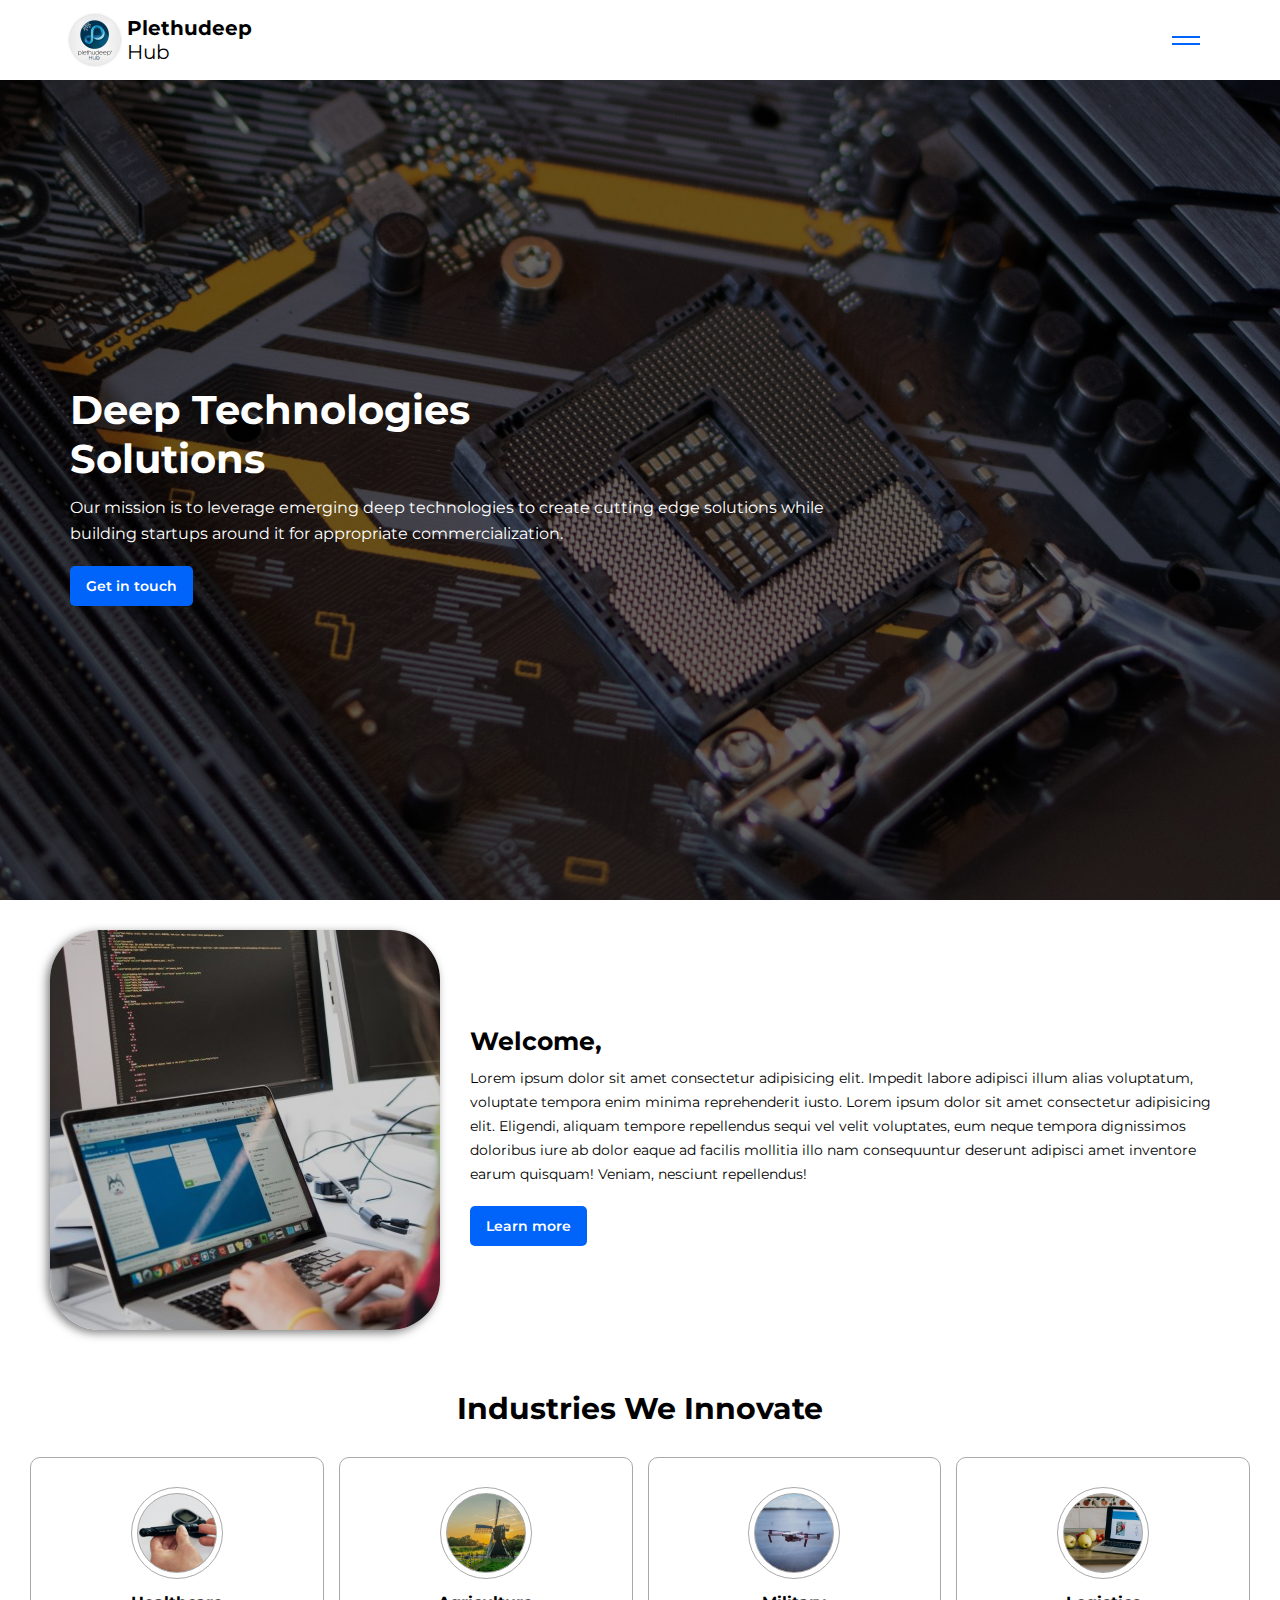
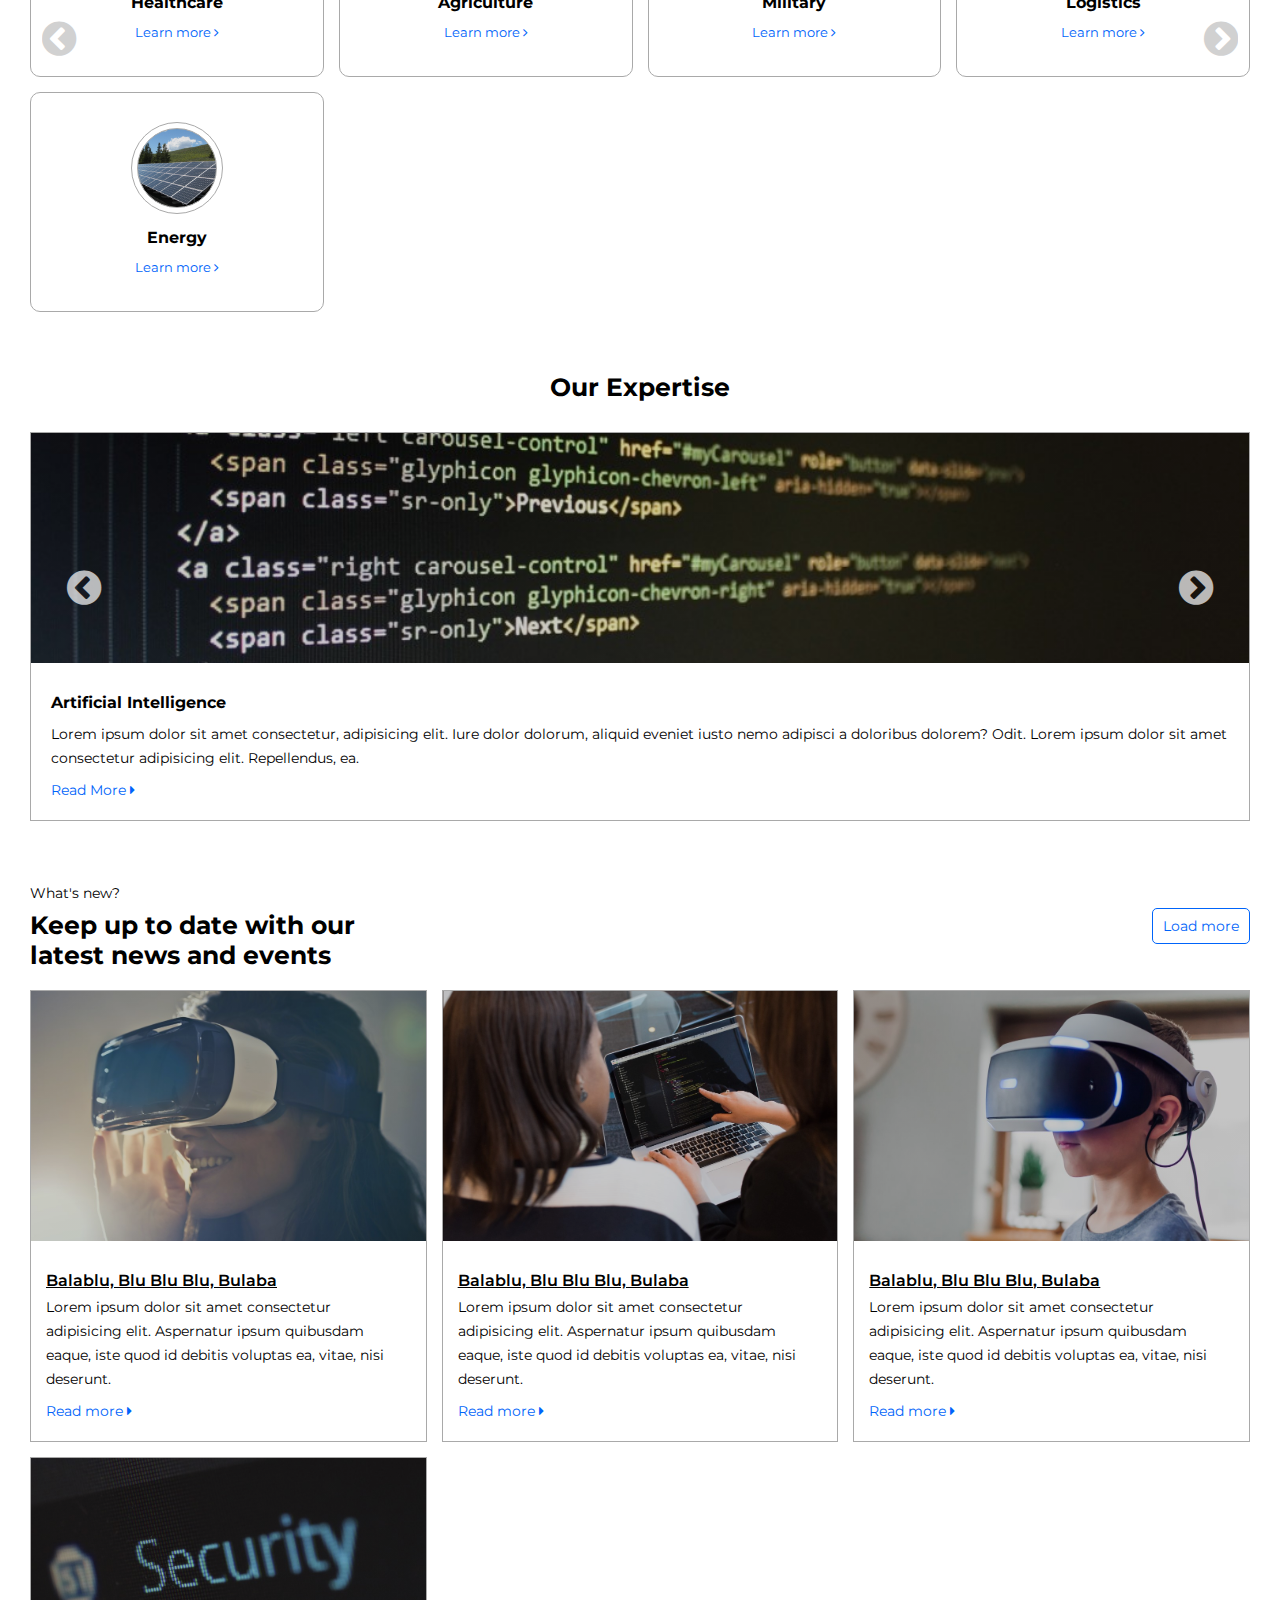
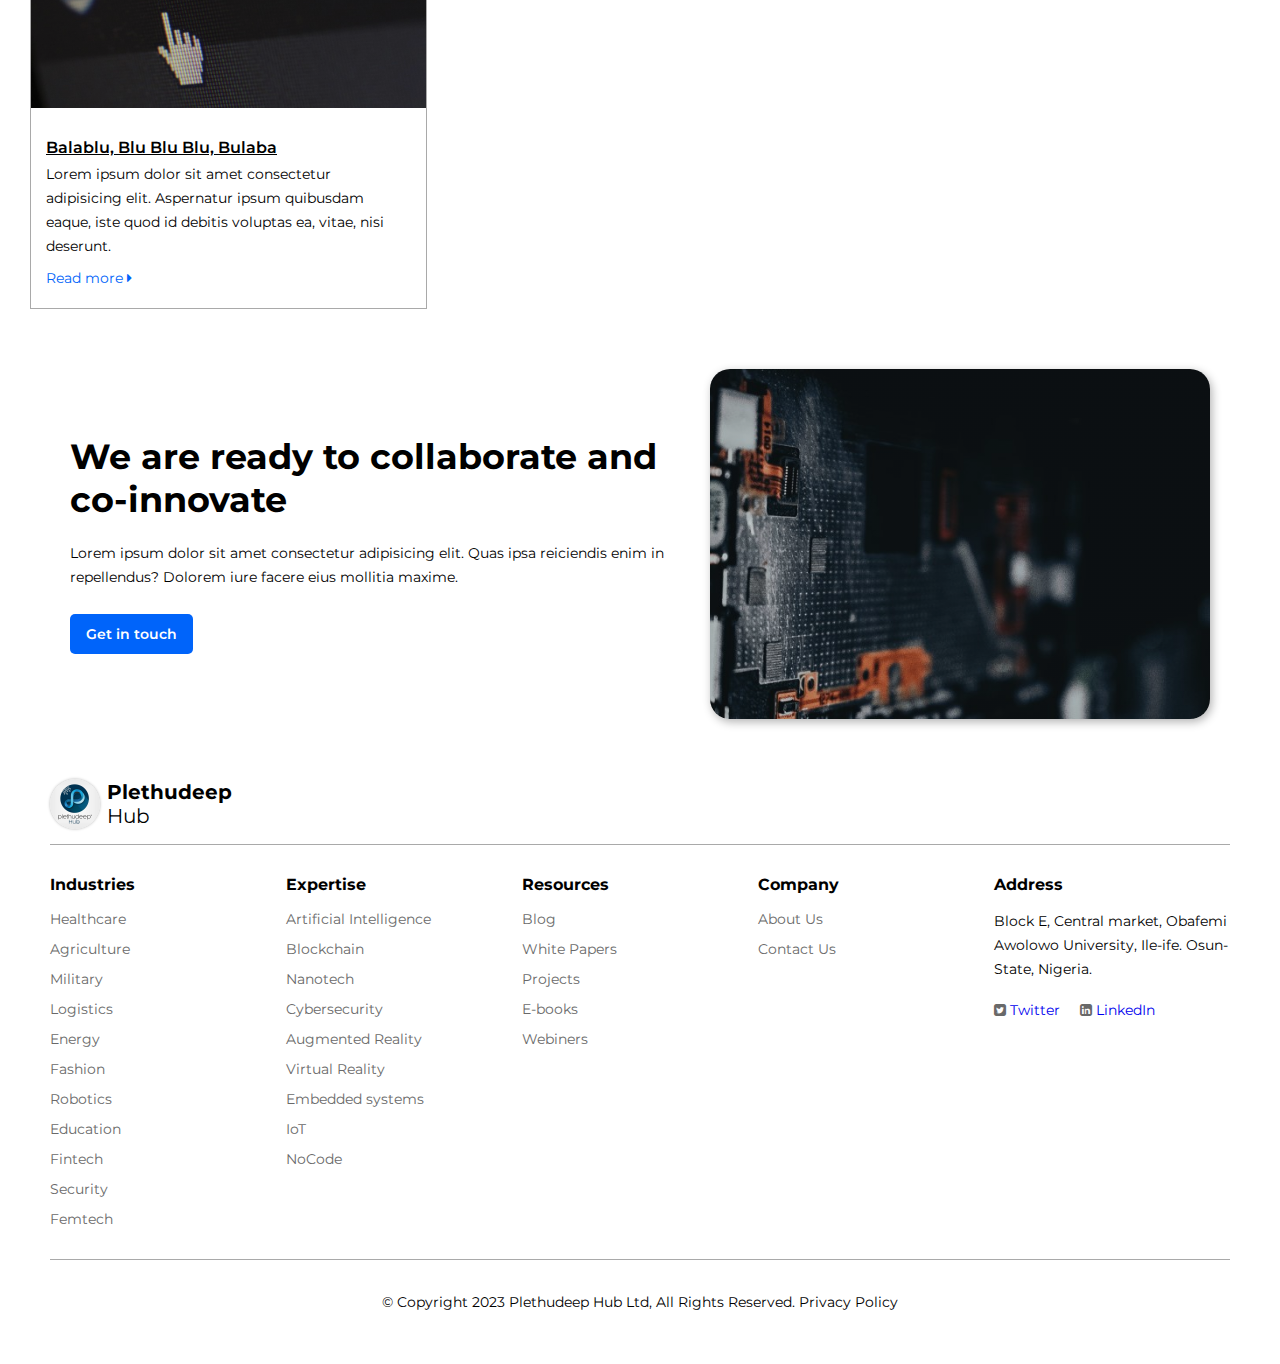
<file: index.html>
<!DOCTYPE html>
<html lang="en">
  <head>
    <meta charset="UTF-8" />
    <meta http-equiv="X-UA-Compatible" content="IE=edge" />
    <meta name="viewport" content="width=device-width, initial-scale=1.0" />
    <link rel="stylesheet" href="./css/styles.css" />
    <title>Plethudeep Hub - Home</title>
    <link
      rel="stylesheet"
      href="https://cdnjs.cloudflare.com/ajax/libs/font-awesome/4.7.0/css/font-awesome.min.css"
    />
    <link
      rel="stylesheet"
      href="https://cdn.jsdelivr.net/npm/swiper@9/swiper-bundle.min.css"
    />
  </head>

  <body>
    <!-- Navigation Bar -->
    <div class="navbar">
      <div class="navbar-item">
        <div class="navbar-title">
          <div class="business-logo"></div>
          <h1>
            Plethudeep <br />
            <span>Hub</span>
          </h1>
        </div>
      </div>

      <ul>
        <li><a href="./index.html" class="nav-active">Home</a></li>
        <li><a href="./html/unavailable.html">About Us</a></li>
        <li><a href="./html/projects.html">Projects</a></li>
        <li><a href="./html/unavailable.html">Startup School</a></li>
        <li><a href="./html/unavailable.html">Incubators</a></li>
        <li><a href="./html/unavailable.html">Blog</a></li>
      </ul>

      <div class="navbar-contact-btn">
        <a href="./html/unavailable.html">Contact us</a>
      </div>

      <div class="navbar-menu-btn">
        <div class="navbar-bar navbar-bar1"></div>
        <div class="navbar-bar"></div>
      </div>
    </div>

    <!-- Responsive Bar -->
    <div class="resbar">
      <div class="resbar-item">
        <div class="resbar-title">
          <div class="business-logo"></div>
          <h1>
            Plethudeep <br />
            <span>Hub</span>
          </h1>
        </div>

        <div class="resbar-menu-btn">
          <div class="resbar-bar resbar-bar1"></div>
          <div class="resbar-bar"></div>
        </div>
      </div>

      <ul>
        <li><a href="./index.html" class="res-active">Home</a></li>
        <li><a href="./html/unavailable.html">About Us</a></li>
        <li><a href="./html/projects.html">Projects</a></li>
        <li><a href="./html/unavailable.html">Startup School</a></li>
        <li><a href="./html/unavailable.html">Incubators</a></li>
        <li><a href="./html/unavailable.html">Blog</a></li>
        <li><a href="./html/unavailable.html">Contact Us</a></li>
      </ul>
    </div>

    <!-- Section Zero -->
    <section class="section-zero">
      <div class="sect0-container">
        <div class="sect0-box sect0-text-box">
          <div>
            <h2>
              Deep Technologies <br />
              Solutions
            </h2>
            <p>
              Our mission is to leverage emerging deep technologies to create
              cutting edge solutions while building startups around it for
              appropriate commercialization.
            </p>
            <a href="./html/unavailable.html">Get in touch</a>
          </div>
        </div>

        <div class="sect0-box sect0-img-box"></div>
      </div>
    </section>

    <!-- Section One -->
    <section class="section-one">
      <div class="sect1-container">
        <div class="sect1-box sect1-img-box"></div>

        <div class="sect1-box sect1-text-box">
          <h2>Welcome,</h2>
          <p>
            Lorem ipsum dolor sit amet consectetur adipisicing elit. Impedit
            labore adipisci illum alias voluptatum, voluptate tempora enim
            minima reprehenderit iusto. Lorem ipsum dolor sit amet consectetur
            adipisicing elit. Eligendi, aliquam tempore repellendus sequi vel
            velit voluptates, eum neque tempora dignissimos doloribus iure ab
            dolor eaque ad facilis mollitia illo nam consequuntur deserunt
            adipisci amet inventore earum quisquam! Veniam, nesciunt
            repellendus!
          </p>
          <a href="./html/unavailable.html">Learn more</a>
        </div>
      </div>
    </section>

    <!-- Section Two - Industries -->
    <section class="section-two">
      <div class="sect2-heading">
        <h2>Industries We Innovate</h2>
      </div>

      <div class="sect2-main-container">
        <div class="sect2-mySlides">
          <div class="sect2-container">
            <div class="sect2-box">
              <div class="sect2-icon sect2-icon1"></div>
              <h4>Healthcare</h4>
              <a href="./html/unavailable.html"
                >Learn more <i class="fa fa-angle-right" aria-hidden="true"></i
              ></a>
            </div>

            <div class="sect2-box">
              <div class="sect2-icon sect2-icon2"></div>
              <h4>Agriculture</h4>
              <a href="./html/unavailable.html"
                >Learn more <i class="fa fa-angle-right" aria-hidden="true"></i
              ></a>
            </div>

            <div class="sect2-box">
              <div class="sect2-icon sect2-icon3"></div>
              <h4>Military</h4>
              <a href="./html/unavailable.html"
                >Learn more <i class="fa fa-angle-right" aria-hidden="true"></i
              ></a>
            </div>

            <div class="sect2-box">
              <div class="sect2-icon sect2-icon4"></div>
              <h4>Logistics</h4>
              <a href="./html/unavailable.html"
                >Learn more <i class="fa fa-angle-right" aria-hidden="true"></i
              ></a>
            </div>

            <div class="sect2-box">
              <div class="sect2-icon sect2-icon5"></div>
              <h4>Energy</h4>
              <a href="./html/unavailable.html"
                >Learn more <i class="fa fa-angle-right" aria-hidden="true"></i
              ></a>
            </div>
          </div>
        </div>

        <div class="sect2-mySlides">
          <div class="sect2-container">
            <div class="sect2-box">
              <div class="sect2-icon sect2-icon6"></div>
              <h4>Fashion</h4>
              <a href="./html/unavailable.html"
                >Learn more <i class="fa fa-angle-right" aria-hidden="true"></i
              ></a>
            </div>

            <div class="sect2-box">
              <div class="sect2-icon sect2-icon7"></div>
              <h4>Robotics</h4>
              <a href="./html/unavailable.html"
                >Learn more <i class="fa fa-angle-right" aria-hidden="true"></i
              ></a>
            </div>

            <div class="sect2-box">
              <div class="sect2-icon sect2-icon8"></div>
              <h4>Education</h4>
              <a href="./html/unavailable.html"
                >Learn more <i class="fa fa-angle-right" aria-hidden="true"></i
              ></a>
            </div>

            <div class="sect2-box">
              <div class="sect2-icon sect2-icon9"></div>
              <h4>Fintech</h4>
              <a href="./html/unavailable.html"
                >Learn more <i class="fa fa-angle-right" aria-hidden="true"></i
              ></a>
            </div>

            <div class="sect2-box">
              <div class="sect2-icon sect2-icon10"></div>
              <h4>Security</h4>
              <a href="./html/unavailable.html"
                >Learn more <i class="fa fa-angle-right" aria-hidden="true"></i
              ></a>
            </div>
          </div>
        </div>

        <div class="sect2-mySlides">
          <div class="sect2-container">
            <div class="sect2-box">
              <div class="sect2-icon sect2-icon11"></div>
              <h4>Femtech</h4>
              <a href="./html/unavailable.html"
                >Learn more <i class="fa fa-angle-right" aria-hidden="true"></i
              ></a>
            </div>
          </div>
        </div>

        <a onclick="plusSlides(1)"
          ><i
            class="fa fa-chevron-circle-right sect2-arrow"
            aria-hidden="true"
          ></i
        ></a>
        <a onclick="plusSlides(-1)"
          ><i
            class="fa fa-chevron-circle-left sect2-arrow"
            aria-hidden="true"
          ></i
        ></a>
      </div>

      <!-- Mobile view -->
      <div class="sect2-main-container-small">
        <div class="sect2-mySlides2">
          <div class="sect2-container">
            <div class="sect2-box">
              <div class="sect2-icon sect2-icon1"></div>
              <h4>Healthcare</h4>
              <a href="./html/unavailable.html"
                >Learn more <i class="fa fa-angle-right" aria-hidden="true"></i
              ></a>
            </div>
          </div>
        </div>

        <div class="sect2-mySlides2">
          <div class="sect2-container">
            <div class="sect2-box">
              <div class="sect2-icon sect2-icon2"></div>
              <h4>Agriculture</h4>
              <a href="./html/unavailable.html"
                >Learn more <i class="fa fa-angle-right" aria-hidden="true"></i
              ></a>
            </div>
          </div>
        </div>

        <div class="sect2-mySlides2">
          <div class="sect2-container">
            <div class="sect2-box">
              <div class="sect2-icon sect2-icon3"></div>
              <h4>Military</h4>
              <a href="./html/unavailable.html"
                >Learn more <i class="fa fa-angle-right" aria-hidden="true"></i
              ></a>
            </div>
          </div>
        </div>

        <div class="sect2-mySlides2">
          <div class="sect2-container">
            <div class="sect2-box">
              <div class="sect2-icon sect2-icon4"></div>
              <h4>Logistics</h4>
              <a href="./html/unavailable.html"
                >Learn more <i class="fa fa-angle-right" aria-hidden="true"></i
              ></a>
            </div>
          </div>
        </div>

        <div class="sect2-mySlides2">
          <div class="sect2-container">
            <div class="sect2-box">
              <div class="sect2-icon sect2-icon5"></div>
              <h4>Energy</h4>
              <a href="./html/unavailable.html"
                >Learn more <i class="fa fa-angle-right" aria-hidden="true"></i
              ></a>
            </div>
          </div>
        </div>

        <div class="sect2-mySlides2">
          <div class="sect2-container">
            <div class="sect2-box">
              <div class="sect2-icon sect2-icon6"></div>
              <h4>Fashion</h4>
              <a href="./html/unavailable.html"
                >Learn more <i class="fa fa-angle-right" aria-hidden="true"></i
              ></a>
            </div>
          </div>
        </div>

        <div class="sect2-mySlides2">
          <div class="sect2-container">
            <div class="sect2-box">
              <div class="sect2-icon sect2-icon7"></div>
              <h4>Robotics</h4>
              <a href="./html/unavailable.html"
                >Learn more <i class="fa fa-angle-right" aria-hidden="true"></i
              ></a>
            </div>
          </div>
        </div>

        <div class="sect2-mySlides2">
          <div class="sect2-container">
            <div class="sect2-box">
              <div class="sect2-icon sect2-icon8"></div>
              <h4>Education</h4>
              <a href="./html/unavailable.html"
                >Learn more <i class="fa fa-angle-right" aria-hidden="true"></i
              ></a>
            </div>
          </div>
        </div>

        <div class="sect2-mySlides2">
          <div class="sect2-container">
            <div class="sect2-box">
              <div class="sect2-icon sect2-icon9"></div>
              <h4>Fintech</h4>
              <a href="./html/unavailable.html"
                >Learn more <i class="fa fa-angle-right" aria-hidden="true"></i
              ></a>
            </div>
          </div>
        </div>

        <div class="sect2-mySlides2">
          <div class="sect2-container">
            <div class="sect2-box">
              <div class="sect2-icon sect2-icon10"></div>
              <h4>Security</h4>
              <a href="./html/unavailable.html"
                >Learn more <i class="fa fa-angle-right" aria-hidden="true"></i
              ></a>
            </div>
          </div>
        </div>

        <div class="sect2-mySlides2">
          <div class="sect2-container">
            <div class="sect2-box">
              <div class="sect2-icon sect2-icon11"></div>
              <h4>Femtech</h4>
              <a href="./html/unavailable.html"
                >Learn more <i class="fa fa-angle-right" aria-hidden="true"></i
              ></a>
            </div>
          </div>
        </div>

        <a onclick="plusSlidesSmall(1)"
          ><i
            class="fa fa-chevron-circle-right sect2-arrow"
            aria-hidden="true"
          ></i
        ></a>
        <a onclick="plusSlidesSmall(-1)"
          ><i
            class="fa fa-chevron-circle-left sect2-arrow"
            aria-hidden="true"
          ></i
        ></a>
      </div>
    </section>

    <!-- Section Three - Expertise -->
    <section class="section-three">
      <div class="sect3-heading">
        <h2>Our Expertise</h2>
      </div>

      <div class="sect3-main-container">
        <div class="sect3-mySlides">
          <div class="sect3-container">
            <div class="sect3-box">
              <div class="sect3-img-box sect3-img1"></div>

              <div class="sect3-text-box">
                <h4>Artificial Intelligence</h4>
                <p>
                  Lorem ipsum dolor sit amet consectetur, adipisicing elit. Iure
                  dolor dolorum, aliquid eveniet iusto nemo adipisci a doloribus
                  dolorem? Odit. Lorem ipsum dolor sit amet consectetur
                  adipisicing elit. Repellendus, ea.
                </p>
                <a href="./html/unavailable.html"
                  >Read More <i class="fa fa-caret-right" aria-hidden="true"></i
                ></a>
              </div>
            </div>

            <div class="sect3-box">
              <div class="sect3-img-box sect3-img2"></div>

              <div class="sect3-text-box">
                <h4>Blockchain</h4>
                <p>
                  Lorem ipsum dolor sit amet consectetur, adipisicing elit. Iure
                  dolor dolorum, aliquid eveniet iusto nemo adipisci a doloribus
                  dolorem? Odit. Lorem ipsum dolor sit amet consectetur
                  adipisicing elit. Repellendus, ea.
                </p>
                <a href="./html/unavailable.html"
                  >Read More <i class="fa fa-caret-right" aria-hidden="true"></i
                ></a>
              </div>
            </div>

            <div class="sect3-box">
              <div class="sect3-img-box sect3-img3"></div>

              <div class="sect3-text-box">
                <h4>Nanotech</h4>
                <p>
                  Lorem ipsum dolor sit amet consectetur, adipisicing elit. Iure
                  dolor dolorum, aliquid eveniet iusto nemo adipisci a doloribus
                  dolorem? Odit. Lorem ipsum dolor sit amet consectetur
                  adipisicing elit. Repellendus, ea.
                </p>
                <a href="./html/unavailable.html"
                  >Read More <i class="fa fa-caret-right" aria-hidden="true"></i
                ></a>
              </div>
            </div>
          </div>
        </div>

        <div class="sect3-mySlides">
          <div class="sect3-container">
            <div class="sect3-box">
              <div class="sect3-img-box sect3-img4"></div>

              <div class="sect3-text-box">
                <h4>Cybersecurity</h4>
                <p>
                  Lorem ipsum dolor sit amet consectetur, adipisicing elit. Iure
                  dolor dolorum, aliquid eveniet iusto nemo adipisci a doloribus
                  dolorem? Odit. Lorem ipsum dolor sit amet consectetur
                  adipisicing elit. Repellendus, ea.
                </p>
                <a href="./html/unavailable.html"
                  >Read More <i class="fa fa-caret-right" aria-hidden="true"></i
                ></a>
              </div>
            </div>

            <div class="sect3-box">
              <div class="sect3-img-box sect3-img5"></div>

              <div class="sect3-text-box">
                <h4>Augmented Reality</h4>
                <p>
                  Lorem ipsum dolor sit amet consectetur, adipisicing elit. Iure
                  dolor dolorum, aliquid eveniet iusto nemo adipisci a doloribus
                  dolorem? Odit. Lorem ipsum dolor sit amet consectetur
                  adipisicing elit. Repellendus, ea.
                </p>
                <a href="./html/unavailable.html"
                  >Read More <i class="fa fa-caret-right" aria-hidden="true"></i
                ></a>
              </div>
            </div>

            <div class="sect3-box">
              <div class="sect3-img-box sect3-img6"></div>

              <div class="sect3-text-box">
                <h4>Virtual Reality</h4>
                <p>
                  Lorem ipsum dolor sit amet consectetur, adipisicing elit. Iure
                  dolor dolorum, aliquid eveniet iusto nemo adipisci a doloribus
                  dolorem? Odit. Lorem ipsum dolor sit amet consectetur
                  adipisicing elit. Repellendus, ea.
                </p>
                <a href="./html/unavailable.html"
                  >Read More <i class="fa fa-caret-right" aria-hidden="true"></i
                ></a>
              </div>
            </div>
          </div>
        </div>

        <div class="sect3-mySlides">
          <div class="sect3-container">
            <div class="sect3-box">
              <div class="sect3-img-box sect3-img7"></div>

              <div class="sect3-text-box">
                <h4>Embedded Systems</h4>
                <p>
                  Lorem ipsum dolor sit amet consectetur, adipisicing elit. Iure
                  dolor dolorum, aliquid eveniet iusto nemo adipisci a doloribus
                  dolorem? Odit. Lorem ipsum dolor sit amet consectetur
                  adipisicing elit. Repellendus, ea.
                </p>
                <a href="./html/unavailable.html"
                  >Read More <i class="fa fa-caret-right" aria-hidden="true"></i
                ></a>
              </div>
            </div>

            <div class="sect3-box">
              <div class="sect3-img-box sect3-img8"></div>

              <div class="sect3-text-box">
                <h4>IoT</h4>
                <p>
                  Lorem ipsum dolor sit amet consectetur, adipisicing elit. Iure
                  dolor dolorum, aliquid eveniet iusto nemo adipisci a doloribus
                  dolorem? Odit. Lorem ipsum dolor sit amet consectetur
                  adipisicing elit. Repellendus, ea.
                </p>
                <a href="./html/unavailable.html"
                  >Read More <i class="fa fa-caret-right" aria-hidden="true"></i
                ></a>
              </div>
            </div>

            <div class="sect3-box">
              <div class="sect3-img-box sect3-img9"></div>

              <div class="sect3-text-box">
                <h4>NoCode</h4>
                <p>
                  Lorem ipsum dolor sit amet consectetur, adipisicing elit. Iure
                  dolor dolorum, aliquid eveniet iusto nemo adipisci a doloribus
                  dolorem? Odit. Lorem ipsum dolor sit amet consectetur
                  adipisicing elit. Repellendus, ea.
                </p>
                <a href="./html/unavailable.html"
                  >Read More <i class="fa fa-caret-right" aria-hidden="true"></i
                ></a>
              </div>
            </div>
          </div>
        </div>

        <a onclick="sect3PlusSlides(1)"
          ><i
            class="fa fa-chevron-circle-right sect3-arrow"
            aria-hidden="true"
          ></i
        ></a>
        <a onclick="sect3PlusSlides(-1)"
          ><i
            class="fa fa-chevron-circle-left sect3-arrow"
            aria-hidden="true"
          ></i
        ></a>
      </div>

      <!-- Mobile View -->
      <div class="sect3-main-container-small">
        <div class="sect3-mySlides2">
          <div class="sect3-container">
            <div class="sect3-box">
              <div class="sect3-img-box sect3-img1"></div>

              <div class="sect3-text-box">
                <h4>Artificial Intelligence</h4>
                <p>
                  Lorem ipsum dolor sit amet consectetur, adipisicing elit. Iure
                  dolor dolorum, aliquid eveniet iusto nemo adipisci a doloribus
                  dolorem? Odit. Lorem ipsum dolor sit amet consectetur
                  adipisicing elit. Repellendus, ea.
                </p>
                <a href="./html/unavailable.html"
                  >Read More <i class="fa fa-caret-right" aria-hidden="true"></i
                ></a>
              </div>
            </div>
          </div>
        </div>

        <div class="sect3-mySlides2">
          <div class="sect3-container">
            <div class="sect3-box">
              <div class="sect3-img-box sect3-img2"></div>

              <div class="sect3-text-box">
                <h4>Blockchain</h4>
                <p>
                  Lorem ipsum dolor sit amet consectetur, adipisicing elit. Iure
                  dolor dolorum, aliquid eveniet iusto nemo adipisci a doloribus
                  dolorem? Odit. Lorem ipsum dolor sit amet consectetur
                  adipisicing elit. Repellendus, ea.
                </p>
                <a href="./html/unavailable.html"
                  >Read More <i class="fa fa-caret-right" aria-hidden="true"></i
                ></a>
              </div>
            </div>
          </div>
        </div>

        <div class="sect3-mySlides2">
          <div class="sect3-container">
            <div class="sect3-box">
              <div class="sect3-img-box sect3-img3"></div>

              <div class="sect3-text-box">
                <h4>Nanotech</h4>
                <p>
                  Lorem ipsum dolor sit amet consectetur, adipisicing elit. Iure
                  dolor dolorum, aliquid eveniet iusto nemo adipisci a doloribus
                  dolorem? Odit. Lorem ipsum dolor sit amet consectetur
                  adipisicing elit. Repellendus, ea.
                </p>
                <a href="./html/unavailable.html"
                  >Read More <i class="fa fa-caret-right" aria-hidden="true"></i
                ></a>
              </div>
            </div>
          </div>
        </div>

        <div class="sect3-mySlides2">
          <div class="sect3-container">
            <div class="sect3-box">
              <div class="sect3-img-box sect3-img4"></div>

              <div class="sect3-text-box">
                <h4>Cybersecurity</h4>
                <p>
                  Lorem ipsum dolor sit amet consectetur, adipisicing elit. Iure
                  dolor dolorum, aliquid eveniet iusto nemo adipisci a doloribus
                  dolorem? Odit. Lorem ipsum dolor sit amet consectetur
                  adipisicing elit. Repellendus, ea.
                </p>
                <a href="./html/unavailable.html"
                  >Read More <i class="fa fa-caret-right" aria-hidden="true"></i
                ></a>
              </div>
            </div>
          </div>
        </div>

        <div class="sect3-mySlides2">
          <div class="sect3-container">
            <div class="sect3-box">
              <div class="sect3-img-box sect3-img5"></div>

              <div class="sect3-text-box">
                <h4>Augmented Reality</h4>
                <p>
                  Lorem ipsum dolor sit amet consectetur, adipisicing elit. Iure
                  dolor dolorum, aliquid eveniet iusto nemo adipisci a doloribus
                  dolorem? Odit. Lorem ipsum dolor sit amet consectetur
                  adipisicing elit. Repellendus, ea.
                </p>
                <a href="./html/unavailable.html"
                  >Read More <i class="fa fa-caret-right" aria-hidden="true"></i
                ></a>
              </div>
            </div>
          </div>
        </div>

        <div class="sect3-mySlides2">
          <div class="sect3-container">
            <div class="sect3-box">
              <div class="sect3-img-box sect3-img6"></div>

              <div class="sect3-text-box">
                <h4>Virtual Reality</h4>
                <p>
                  Lorem ipsum dolor sit amet consectetur, adipisicing elit. Iure
                  dolor dolorum, aliquid eveniet iusto nemo adipisci a doloribus
                  dolorem? Odit. Lorem ipsum dolor sit amet consectetur
                  adipisicing elit. Repellendus, ea.
                </p>
                <a href="./html/unavailable.html"
                  >Read More <i class="fa fa-caret-right" aria-hidden="true"></i
                ></a>
              </div>
            </div>
          </div>
        </div>

        <div class="sect3-mySlides2">
          <div class="sect3-container">
            <div class="sect3-box">
              <div class="sect3-img-box sect3-img7"></div>

              <div class="sect3-text-box">
                <h4>Embedded Systems</h4>
                <p>
                  Lorem ipsum dolor sit amet consectetur, adipisicing elit. Iure
                  dolor dolorum, aliquid eveniet iusto nemo adipisci a doloribus
                  dolorem? Odit. Lorem ipsum dolor sit amet consectetur
                  adipisicing elit. Repellendus, ea.
                </p>
                <a href="./html/unavailable.html"
                  >Read More <i class="fa fa-caret-right" aria-hidden="true"></i
                ></a>
              </div>
            </div>
          </div>
        </div>

        <div class="sect3-mySlides2">
          <div class="sect3-container">
            <div class="sect3-box">
              <div class="sect3-img-box sect3-img8"></div>

              <div class="sect3-text-box">
                <h4>IoT</h4>
                <p>
                  Lorem ipsum dolor sit amet consectetur, adipisicing elit. Iure
                  dolor dolorum, aliquid eveniet iusto nemo adipisci a doloribus
                  dolorem? Odit. Lorem ipsum dolor sit amet consectetur
                  adipisicing elit. Repellendus, ea.
                </p>
                <a href="./html/unavailable.html"
                  >Read More <i class="fa fa-caret-right" aria-hidden="true"></i
                ></a>
              </div>
            </div>
          </div>
        </div>

        <div class="sect3-mySlides2">
          <div class="sect3-container">
            <div class="sect3-box">
              <div class="sect3-img-box sect3-img9"></div>

              <div class="sect3-text-box">
                <h4>NoCode</h4>
                <p>
                  Lorem ipsum dolor sit amet consectetur, adipisicing elit. Iure
                  dolor dolorum, aliquid eveniet iusto nemo adipisci a doloribus
                  dolorem? Odit. Lorem ipsum dolor sit amet consectetur
                  adipisicing elit. Repellendus, ea.
                </p>
                <a href="./html/unavailable.html"
                  >Read More <i class="fa fa-caret-right" aria-hidden="true"></i
                ></a>
              </div>
            </div>
          </div>
        </div>

        <a onclick="sect3PlusSlidesSmall(1)"
          ><i
            class="fa fa-chevron-circle-right sect3-arrow"
            aria-hidden="true"
          ></i
        ></a>
        <a onclick="sect3PlusSlidesSmall(-1)"
          ><i
            class="fa fa-chevron-circle-left sect3-arrow"
            aria-hidden="true"
          ></i
        ></a>
      </div>
    </section>

    <!-- Section Four - Blog -->
    <section class="section-four">
      <div class="sect4-heading">
        <div class="sect4-head1">
          <p>What's new?</p>
          <h2>
            Keep up to date with our <br />
            <span>latest news and events</span>
          </h2>
        </div>

        <div class="sect4-head2">
          <a href="./html/unavailable.html">Load more</a>
        </div>
      </div>

      <div class="sect4-container">
        <div class="sect4-box">
          <div class="sect4-img-box sect3-img5"></div>

          <div class="sect4-text-box">
            <h4>Balablu, Blu Blu Blu, Bulaba</h4>
            <p>
              Lorem ipsum dolor sit amet consectetur adipisicing elit.
              Aspernatur ipsum quibusdam eaque, iste quod id debitis voluptas
              ea, vitae, nisi deserunt.
            </p>
            <a href="/html/unavailable.html"
              >Read more <i class="fa fa-caret-right" aria-hidden="true"></i
            ></a>
          </div>
        </div>

        <div class="sect4-box">
          <div class="sect4-img-box sect3-img9"></div>

          <div class="sect4-text-box">
            <h4>Balablu, Blu Blu Blu, Bulaba</h4>
            <p>
              Lorem ipsum dolor sit amet consectetur adipisicing elit.
              Aspernatur ipsum quibusdam eaque, iste quod id debitis voluptas
              ea, vitae, nisi deserunt.
            </p>
            <a href="./html/unavailable.html"
              >Read more <i class="fa fa-caret-right" aria-hidden="true"></i
            ></a>
          </div>
        </div>

        <div class="sect4-box">
          <div class="sect4-img-box sect3-img6"></div>

          <div class="sect4-text-box">
            <h4>Balablu, Blu Blu Blu, Bulaba</h4>
            <p>
              Lorem ipsum dolor sit amet consectetur adipisicing elit.
              Aspernatur ipsum quibusdam eaque, iste quod id debitis voluptas
              ea, vitae, nisi deserunt.
            </p>
            <a href="./html/unavailable.html"
              >Read more <i class="fa fa-caret-right" aria-hidden="true"></i
            ></a>
          </div>
        </div>

        <div class="sect4-box">
          <div class="sect4-img-box sect3-img4"></div>

          <div class="sect4-text-box">
            <h4>Balablu, Blu Blu Blu, Bulaba</h4>
            <p>
              Lorem ipsum dolor sit amet consectetur adipisicing elit.
              Aspernatur ipsum quibusdam eaque, iste quod id debitis voluptas
              ea, vitae, nisi deserunt.
            </p>
            <a href="./html/unavailable.html"
              >Read more <i class="fa fa-caret-right" aria-hidden="true"></i
            ></a>
          </div>
        </div>
      </div>
    </section>

    <!-- Section Five - Contact -->
    <section class="section-five">
      <div class="sect5-container">
        <div class="sect5-text-box">
          <h2>We are ready to collaborate and co-innovate</h2>
          <p>
            Lorem ipsum dolor sit amet consectetur adipisicing elit. Quas ipsa
            reiciendis enim in repellendus? Dolorem iure facere eius mollitia
            maxime.
          </p>
          <a href="./html/unavailable.html">Get in touch</a>
        </div>

        <div class="sect5-img-box"></div>
      </div>
    </section>

    <!-- Footer -->
    <footer>
      <div class="footer-container">
        <div class="footer-box footer-box-head">
          <div class="footer-title">
            <div class="business-logo"></div>
            <h1>
              Plethudeep <br />
              <span>Hub</span>
            </h1>
          </div>
        </div>

        <div class="footer-box footer-box-mid footer-box-mid1">
          <h4>Industries</h4>

          <ul>
            <li><a href="./html/unavailable.html">Healthcare</a></li>
            <li><a href="./html/unavailable.html">Agriculture</a></li>
            <li><a href="./html/unavailable.html">Military</a></li>
            <li><a href="./html/unavailable.html">Logistics</a></li>
            <li><a href="./html/unavailable.html">Energy</a></li>
            <li><a href="./html/unavailable.html">Fashion</a></li>
            <li><a href="./html/unavailable.html">Robotics</a></li>
            <li><a href="./html/unavailable.html">Education</a></li>
            <li><a href="./html/unavailable.html">Fintech</a></li>
            <li><a href="./html/unavailable.html">Security</a></li>
            <li><a href="./html/unavailable.html">Femtech</a></li>
          </ul>
        </div>

        <div class="footer-box footer-box-mid footer-box-mid2">
          <h4>Expertise</h4>

          <ul>
            <li>
              <a href="./html/unavailable.html">Artificial Intelligence</a>
            </li>
            <li><a href="./html/unavailable.html">Blockchain</a></li>
            <li><a href="./html/unavailable.html">Nanotech</a></li>
            <li><a href="./html/unavailable.html">Cybersecurity</a></li>
            <li><a href="./html/unavailable.html">Augmented Reality</a></li>
            <li><a href="./html/unavailable.html">Virtual Reality</a></li>
            <li><a href="./html/unavailable.html">Embedded systems</a></li>
            <li><a href="./html/unavailable.html">IoT</a></li>
            <li><a href="./html/unavailable.html">NoCode</a></li>
          </ul>
        </div>

        <div class="footer-box footer-box-mid footer-box-mid3">
          <h4>Resources</h4>

          <ul>
            <li><a href="./html/unavailable.html">Blog</a></li>
            <li><a href="./html/unavailable.html">White Papers</a></li>
            <li><a href="./html/projects.html">Projects</a></li>
            <li><a href="./html/unavailable.html">E-books</a></li>
            <li><a href="./html/unavailable.html">Webiners</a></li>
          </ul>
        </div>

        <div class="footer-box footer-box-mid footer-box-mid4">
          <h4>Company</h4>

          <ul>
            <li><a href="./html/unavailable.html">About Us</a></li>
            <li><a href="./html/unavailable.html">Contact Us</a></li>
          </ul>
        </div>

        <div class="footer-box footer-box-mid footer-box-mid5">
          <h4>Address</h4>
          <p>
            Block E, Central market, Obafemi Awolowo University, Ile-ife.
            Osun-State, Nigeria.
          </p>

          <div class="footer-sub-box">
            <a href="./html/unavailable.html">
              <i class="fa fa-twitter-square" aria-hidden="true"></i> Twitter
            </a>
            <a href="./html/unavailable.html">
              <i class="fa fa-linkedin-square" aria-hidden="true"></i>
              LinkedIn
            </a>
          </div>
        </div>

        <div class="footer-box footer-box-bottom">
          <p>
            &copy; Copyright 2023 Plethudeep Hub Ltd, All Rights Reserved.
            Privacy Policy
          </p>
        </div>
      </div>
    </footer>

    <!-- JavaScript -->
    <script src="./js/app.js"></script>
  </body>
</html>
</file>
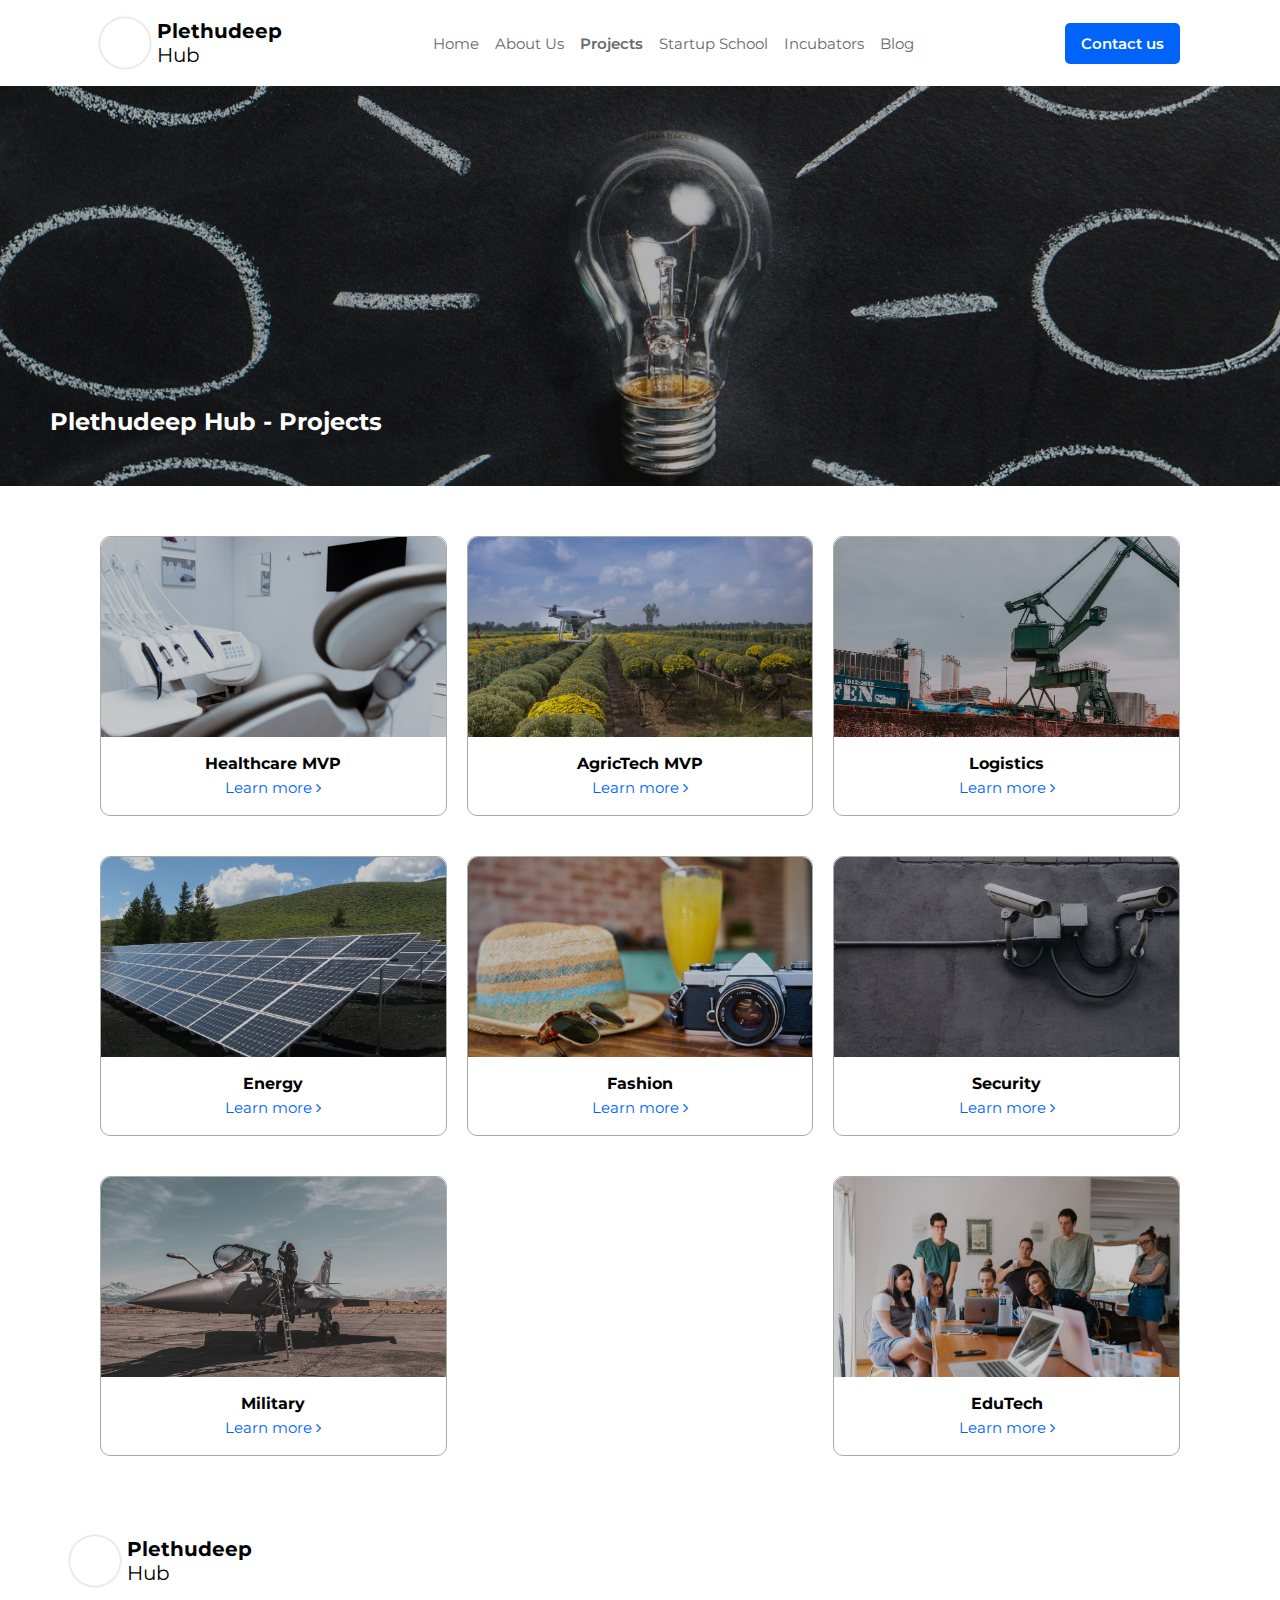
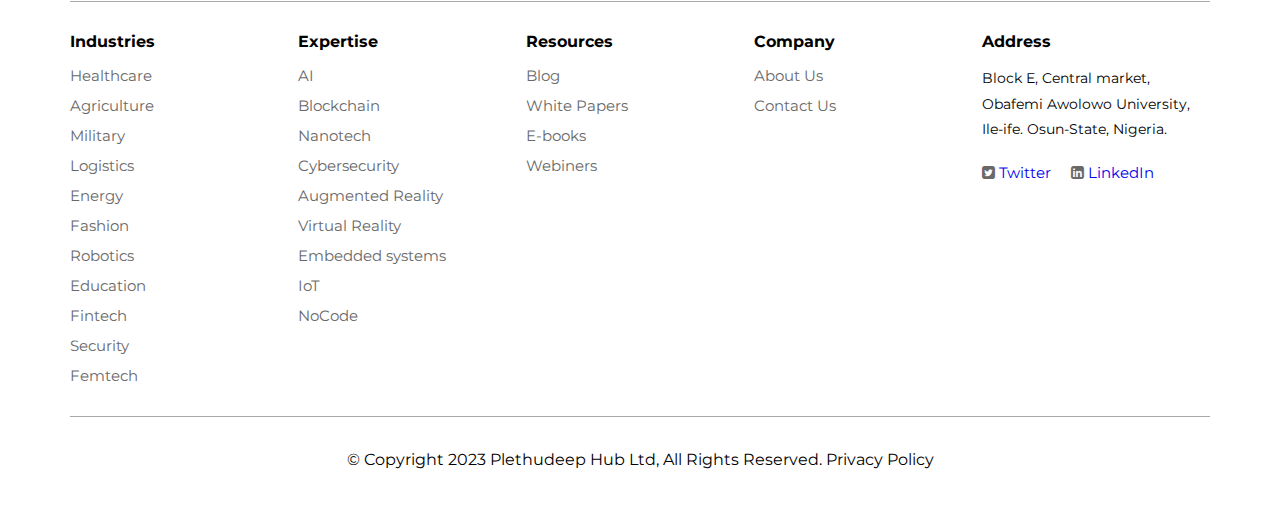
<file: html/projects.html>
<!DOCTYPE html>
<html lang="en">
  <head>
    <meta charset="UTF-8" />
    <meta http-equiv="X-UA-Compatible" content="IE=edge" />
    <meta name="viewport" content="width=device-width, initial-scale=1.0" />
    <link rel="stylesheet" href="../css/projects.css" />
    <link
      rel="stylesheet"
      href="https://cdnjs.cloudflare.com/ajax/libs/font-awesome/4.7.0/css/font-awesome.min.css"
    />
    <title>Projects</title>
  </head>

  <body>
    <!-- Navigation Bar -->
    <div class="navbar">
      <div class="navbar-item">
        <div class="navbar-title">
          <div class="navbar-img"></div>
          <h1>
            Plethudeep <br />
            <span>Hub</span>
          </h1>
        </div>

        <div class="navbar-menu-btn"></div>
      </div>

      <ul>
        <li><a href="../index.html">Home</a></li>
        <li><a href="#">About Us</a></li>
        <li><a href="./html/projects.html" class="nav-active">Projects</a></li>
        <li><a href="#">Startup School</a></li>
        <li><a href="#">Incubators</a></li>
        <li><a href="#">Blog</a></li>
      </ul>

      <div class="navbar-contact-btn">
        <a href="#">Contact us</a>
      </div>
    </div>

    <!-- Section Zero -->
    <section class="section-zero">
      <div class="sect0-container">
        <h2>Plethudeep Hub - Projects</h2>
      </div>
    </section>

    <!-- Section One -->
    <section class="section-one">
      <div class="sect1-container">
        <div class="sect1-box sect1-box1">
          <div class="sect1-img-box sect1-img1"></div>

          <div class="sect1-text-box">
            <h4>Healthcare MVP</h4>
            <a href="#">
              Learn more <i class="fa fa-angle-right" aria-hidden="true"></i>
            </a>
          </div>
        </div>

        <div class="sect1-box sect1-box2">
          <div class="sect1-img-box sect1-img2"></div>

          <div class="sect1-text-box">
            <h4>AgricTech MVP</h4>
            <a href="#">
              Learn more <i class="fa fa-angle-right" aria-hidden="true"></i>
            </a>
          </div>
        </div>

        <div class="sect1-box sect1-box3">
          <div class="sect1-img-box sect1-img3"></div>

          <div class="sect1-text-box">
            <h4>Logistics</h4>
            <a href="#">
              Learn more <i class="fa fa-angle-right" aria-hidden="true"></i>
            </a>
          </div>
        </div>

        <div class="sect1-box sect1-box4">
          <div class="sect1-img-box sect1-img4"></div>

          <div class="sect1-text-box">
            <h4>Energy</h4>
            <a href="#">
              Learn more <i class="fa fa-angle-right" aria-hidden="true"></i>
            </a>
          </div>
        </div>

        <div class="sect1-box sect1-box5">
          <div class="sect1-img-box sect1-img5"></div>

          <div class="sect1-text-box">
            <h4>Fashion</h4>
            <a href="#">
              Learn more <i class="fa fa-angle-right" aria-hidden="true"></i>
            </a>
          </div>
        </div>

        <div class="sect1-box sect1-box6">
          <div class="sect1-img-box sect1-img6"></div>

          <div class="sect1-text-box">
            <h4>Security</h4>
            <a href="#">
              Learn more <i class="fa fa-angle-right" aria-hidden="true"></i>
            </a>
          </div>
        </div>

        <div class="sect1-box sect1-box7">
          <div class="sect1-img-box sect1-img7"></div>

          <div class="sect1-text-box">
            <h4>Military</h4>
            <a href="#">
              Learn more <i class="fa fa-angle-right" aria-hidden="true"></i>
            </a>
          </div>
        </div>

        <div class="sect1-box sect1-box8"></div>

        <div class="sect1-box sect1-box9">
          <div class="sect1-img-box sect1-img9"></div>

          <div class="sect1-text-box">
            <h4>EduTech</h4>
            <a href="#">
              Learn more <i class="fa fa-angle-right" aria-hidden="true"></i>
            </a>
          </div>
        </div>
      </div>
    </section>

    <!-- Footer -->
    <footer>
      <div class="footer-container">
        <div class="footer-box footer-box-head">
          <div class="footer-title">
            <div class="footer-img"></div>
            <h1>
              Plethudeep <br />
              <span>Hub</span>
            </h1>
          </div>
        </div>

        <div class="footer-box footer-box-mid footer-box-mid1">
          <h4>Industries</h4>
          <ul>
            <li><a href="#">Healthcare</a></li>
            <li><a href="#">Agriculture</a></li>
            <li><a href="#">Military</a></li>
            <li><a href="#">Logistics</a></li>
            <li><a href="#">Energy</a></li>
            <li><a href="#">Fashion</a></li>
            <li><a href="#">Robotics</a></li>
            <li><a href="#">Education</a></li>
            <li><a href="#">Fintech</a></li>
            <li><a href="#">Security</a></li>
            <li><a href="#">Femtech</a></li>
          </ul>
        </div>

        <div class="footer-box footer-box-mid footer-box-mid2">
          <h4>Expertise</h4>
          <ul>
            <li><a href="#">AI</a></li>
            <li><a href="#">Blockchain</a></li>
            <li><a href="#">Nanotech</a></li>
            <li><a href="#">Cybersecurity</a></li>
            <li><a href="#">Augmented Reality</a></li>
            <li><a href="#">Virtual Reality</a></li>
            <li><a href="#">Embedded systems</a></li>
            <li><a href="#">IoT</a></li>
            <li><a href="#">NoCode</a></li>
          </ul>
        </div>

        <div class="footer-box footer-box-mid footer-box-mid3">
          <h4>Resources</h4>
          <ul>
            <li><a href="#">Blog</a></li>
            <li><a href="#">White Papers</a></li>
            <li><a href="#">E-books</a></li>
            <li><a href="#">Webiners</a></li>
          </ul>
        </div>

        <div class="footer-box footer-box-mid footer-box-mid4">
          <h4>Company</h4>
          <ul>
            <li><a href="#">About Us</a></li>
            <li><a href="#">Contact Us</a></li>
          </ul>
        </div>

        <div class="footer-box footer-box-mid footer-box-mid5">
          <h4>Address</h4>
          <p>
            Block E, Central market, Obafemi Awolowo University, Ile-ife.
            Osun-State, Nigeria.
          </p>

          <div class="footer-sub-box">
            <a href="#">
              <i class="fa fa-twitter-square" aria-hidden="true"></i> Twitter
            </a>
            <a href="#">
              <i class="fa fa-linkedin-square" aria-hidden="true"></i>
              LinkedIn
            </a>
          </div>
        </div>

        <div class="footer-box footer-box-bottom">
          <p>
            &copy; Copyright 2023 Plethudeep Hub Ltd, All Rights Reserved.
            Privacy Policy
          </p>
        </div>
      </div>
    </footer>
  </body>
</html>
</file>
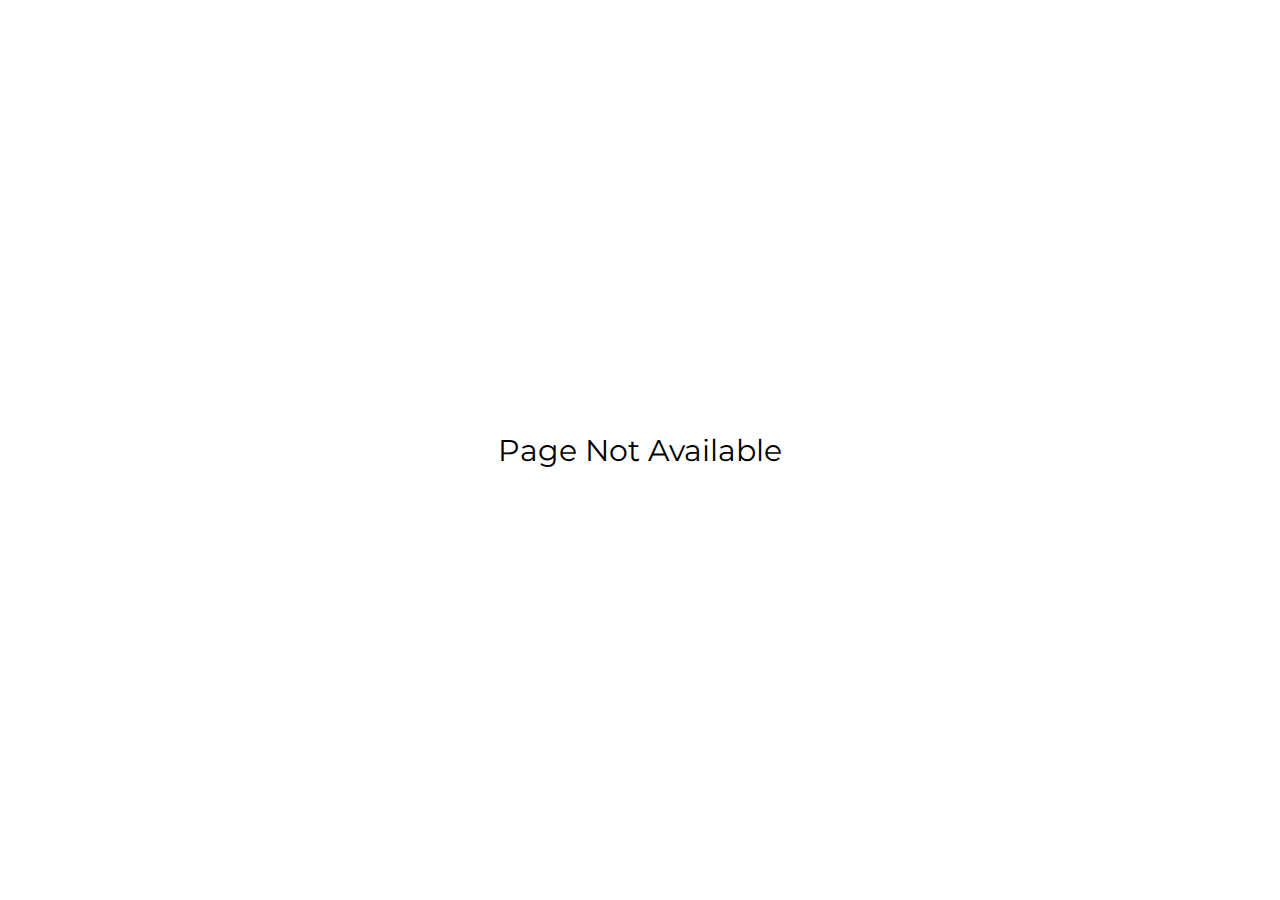
<file: html/unavailable.html>
<!DOCTYPE html>
<html lang="en">
  <head>
    <meta charset="UTF-8" />
    <meta http-equiv="X-UA-Compatible" content="IE=edge" />
    <meta name="viewport" content="width=device-width, initial-scale=1.0" />
    <title>Page Not Available</title>

    <style>
      /* Fonts */
      @import url("https://fonts.googleapis.com/css2?family=Montserrat:ital,wght@0,100;0,200;0,300;0,400;0,500;0,600;0,700;0,800;0,900;1,100;1,200;1,300;1,400;1,500;1,600;1,700;1,800;1,900&display=swap");

      /* General style */
      html {
        scroll-behavior: smooth;
      }

      * {
        box-sizing: border-box;
        margin: 0;
        padding: 0;
      }

      body {
        font-family: "Montserrat", sans-serif;
      }

      section {
        align-items: center;
        display: flex;
        height: 100vh;
        justify-content: center;
        width: 100%;
      }

      section div {
        margin: auto;
        text-align: center;
        width: 50%;
      }

      section div p {
        font-size: 30px;
      }
    </style>
  </head>

  <body>
    <section>
      <div>
        <p>Page Not Available</p>
      </div>
    </section>
  </body>
</html>
</file>
<file: css/styles.css>
/* Fonts */
@import url("https://fonts.googleapis.com/css2?family=Montserrat:ital,wght@0,100;0,200;0,300;0,400;0,500;0,600;0,700;0,800;0,900;1,100;1,200;1,300;1,400;1,500;1,600;1,700;1,800;1,900&display=swap");

/* General style */
html {
  scroll-behavior: smooth;
}

* {
  box-sizing: border-box;
  margin: 0;
  padding: 0;
}

body {
  font-family: "Montserrat", sans-serif;
}

p {
  font-size: 14px;
  line-height: 1.5rem;
}

a {
  font-size: 14px;
}

/* Navigation Bar */
.navbar {
  align-items: center;
  background: #fff;
  box-shadow: 0px 0px 3px rgba(0, 0, 0, 0.2);
  display: flex;
  justify-content: space-between;
  padding: 18px 100px;
}

.navbar-title {
  align-items: center;
  display: flex;
}

.business-logo {
  background: url("../images/navbar-img.jpg") center/cover;
  border-radius: 300px;
  box-shadow: 0px 0px 3px rgba(0, 0, 0, 0.3);
  height: 50px;
  margin-right: 7px;
  width: 50px;
}

.navbar-title h1 {
  font-size: 20px;
}

.navbar-title h1 span {
  font-weight: 400;
}

.navbar ul {
  align-items: center;
  display: flex;
  list-style: none;
}

.navbar ul li {
  margin-left: 16px;
}

.navbar ul li:first-of-type {
  margin-left: 0px;
}

.navbar ul li a {
  border-bottom: 1px solid rgba(0, 0, 0, 0);
  color: #696969;
  display: block;
  font-size: 15px;
  text-decoration: none;
  transition: all 0.5s;
}
.navbar ul li a:hover {
  border-bottom: 1px solid #000;
}

.navbar ul li a.nav-active {
  font-weight: 600;
}
.navbar ul li a.nav-active:hover {
  border-bottom: 1px solid rgba(0, 0, 0, 0);
}

.navbar-contact-btn a {
  background: #0064fa;
  border: 1.5px solid rgba(0, 0, 0, 0);
  border-radius: 5px;
  color: #fff;
  font-size: 15px;
  font-weight: 600;
  padding: 10px 15px;
  text-decoration: none;
  transition: all 0.3s;
}
.navbar-contact-btn a:hover {
  background: #fff;
  border: 1.5px solid;
  color: #0064fa;
}

.navbar-menu-btn {
  display: none;
}

@media screen and (max-width: 1300px) {
  .navbar {
    padding: 15px 70px;
    height: 80px;
  }

  .navbar ul,
  .navbar-contact-btn a {
    display: none;
  }

  .navbar-menu-btn {
    cursor: pointer;
    display: block;
    padding: 10px;
  }

  .navbar-bar {
    background: #0064fa;
    padding: 1px 0px;
    width: 28px;
  }

  .navbar-bar1 {
    margin-bottom: 5px;
  }
}
@media screen and (max-width: 900px) {
  .navbar {
    padding: 15px 50px;
  }
}
@media screen and (max-width: 600px) {
  .navbar {
    padding: 15px 30px;
  }
}

/* Responsive Bar */
.resbar {
  display: none;
}

@media screen and (max-width: 1300px) {
  .resbar {
    background: #fff;
    display: block;
    height: 100vh;
    left: 0;
    opacity: 0;
    padding: 15px 70px;
    position: absolute;
    top: 0;
    transform: translateY(-100%);
    width: 100%;
  }

  @keyframes resBarAppears {
    from {
      opacity: 0;
      transform: translateY(-100%);
    }

    to {
      opacity: 1;
      transform: translateY(0%);
    }
  }
  @keyframes resBarDisappears {
    from {
      opacity: 1;
      transform: translateY(0%);
    }

    to {
      opacity: 0;
      transform: translateY(-100%);
    }
  }

  .resbar-item {
    align-items: center;
    display: flex;
    justify-content: space-between;
  }

  .resbar-title {
    align-items: center;
    display: flex;
  }

  .resbar-title h1 {
    font-size: 20px;
  }

  .resbar-title h1 span {
    font-weight: 400;
  }

  .resbar ul {
    list-style: none;
    margin-top: 20px;
  }

  .resbar ul li a {
    color: #696969;
    display: block;
    font-size: 15px;
    padding: 20px 0px;
    text-align: center;
    text-decoration: none;
    transition: all 0.3s;
  }
  .resbar ul li a:hover {
    transform: scale(0.9, 0.9);
  }

  .resbar ul li a.res-active {
    font-weight: 600;
  }

  .resbar-menu-btn {
    cursor: pointer;
    display: block;
    padding: 10px;
  }

  .resbar-bar {
    background: #0064fa;
    padding: 1px 0px;
    width: 28px;
  }

  .resbar-bar1 {
    margin-bottom: 5px;
  }
}
@media screen and (max-width: 900px) {
  .resbar {
    padding: 15px 50px;
  }
}
@media screen and (max-width: 600px) {
  .resbar {
    padding: 15px 30px;
  }
}

/* Section Zero */
.section-zero {
  padding: 30px 100px 50px 100px;
}

.sect0-container {
  align-items: center;
  display: flex;
  justify-content: space-between;
}

.sect0-text-box {
  margin-right: 50px;
  width: calc(100% - 500px);
}

.sect0-text-box h2 {
  font-size: 40px;
  margin-bottom: 12px;
}

.sect0-text-box p {
  font-size: 16px;
  line-height: 1.6rem;
  margin-bottom: 20px;
}

.sect0-text-box a {
  background: #0064fa;
  border: 1.5px solid rgba(0, 0, 0, 0);
  border-radius: 5px;
  color: #fff;
  font-weight: 600;
  padding: 10px 15px;
  text-decoration: none;
  transition: all 0.3s;
}
.sect0-text-box a:hover {
  background: #fff;
  border: 1.5px solid;
  color: #0064fa;
}

.sect0-img-box {
  background: linear-gradient(rgba(0, 0, 0, 0.2), rgba(0, 0, 0, 0.2)),
    url("../images/sect0-img.jpg") center/cover no-repeat;
  border-radius: 50px;
  box-shadow: 3px 3px 10px rgba(0, 0, 0, 0.5);
  height: 450px;
  width: 500px;
}

@media screen and (max-width: 1300px) {
  .section-zero {
    padding: 0px;
  }

  .sect0-container {
    display: block;
  }

  .sect0-text-box {
    align-items: center;
    background: linear-gradient(rgba(0, 0, 0, 0.6), rgba(0, 0, 0, 0.6)),
      url("../images/sect0-img-small.jpg") center/cover fixed;
    display: flex;
    height: calc(100vh - 80px);
    margin-right: 0px;
    padding: 0px 70px;
    width: 100%;
  }

  .sect0-text-box h2 {
    color: #fff;
  }

  .sect0-text-box p {
    color: #fff;
    margin-bottom: 30px;
    width: 70%;
  }

  .sect0-text-box a:hover {
    background: inherit;
    border: 1.5px solid;
    color: #fff;
  }

  .sect0-img-box {
    display: none;
  }
}
@media screen and (min-width: 600px) and (max-width: 900px) {
  .sect0-text-box {
    padding: 0px 50px;
  }
}
@media screen and (max-width: 600px) {
  .sect0-text-box {
    padding: 0px 30px;
  }

  .sect0-text-box h2 {
    font-size: 28px;
  }

  .sect0-text-box p {
    font-size: 13px;
    width: 100%;
  }
}
@media screen and (max-width: 1300px) and (max-height: 500px) {
  .sect0-text-box h2 {
    font-size: 20px;
  }

  .sect0-text-box p {
    font-size: 14px;
    margin-bottom: 20px;
  }

  .sect0-text-box a {
    font-size: 12px;
    padding: 8px 12px;
  }
}

/* Section One */
.section-one {
  padding: 50px 100px;
}

.sect1-container {
  align-items: center;
  display: flex;
  justify-content: space-between;
}

.sect1-img-box {
  background: linear-gradient(rgba(0, 0, 0, 0.2), rgba(0, 0, 0, 0.2)),
    url("../images/sect1-img.jpg") center/cover no-repeat;
  border-radius: 50px;
  box-shadow: -3px 3px 10px rgba(0, 0, 0, 0.5);
  height: 400px;
  width: 450px;
}

.sect1-text-box {
  margin-left: 50px;
  width: calc(100% - 450px);
}

.sect1-text-box h2 {
  font-size: 25px;
  margin-bottom: 10px;
}

.sect1-text-box p {
  margin-bottom: 30px;
}

.sect1-text-box a {
  background: #0064fa;
  border: 1.5px solid rgba(0, 0, 0, 0);
  border-radius: 5px;
  color: #fff;
  font-weight: 600;
  padding: 10px 15px;
  text-decoration: none;
  transition: all 0.3s;
}
.sect1-text-box a:hover {
  background: #fff;
  border: 1.5px solid;
  color: #0064fa;
}

@media screen and (max-width: 1300px) {
  .section-one {
    padding: 30px 50px;
  }

  .sect1-img-box {
    width: 400px;
  }

  .sect1-text-box {
    margin-left: 30px;
    width: calc(100% - 400px);
  }
}
@media screen and (max-width: 900px) {
  .section-one {
    padding: 30px 50px;
  }

  .sect1-container {
    display: block;
  }

  .sect1-img-box {
    display: none;
  }

  .sect1-text-box {
    margin-left: 0px;
    width: 100%;
  }
}
@media screen and (max-width: 600px) {
  .section-one {
    padding: 30px;
  }

  .sect1-text-box h2 {
    font-size: 20px;
  }

  .sect1-text-box p {
    font-size: 13px;
    line-height: 1.3rem;
    margin-bottom: 20px;
  }

  .sect1-text-box a {
    font-size: 13px;
    padding: 8px 10px;
  }
}

/* Section Two - Industries */
.section-two {
  padding: 70px 30px;
}

.sect2-heading {
  margin-bottom: 30px;
}

.sect2-heading h2 {
  font-size: 30px;
  text-align: center;
}

.sect2-main-container {
  height: 100%;
  position: relative;
  width: 100%;
}

.sect2-mySlides {
  animation: sect2FadeAnimation 1s forwards;
  display: none;
}

@keyframes sect2FadeAnimation {
  from {
    opacity: 0;
    transform: translateX(20px);
  }
  to {
    opacity: 100%;
    transform: translateX(0px);
  }
}

.sect2-container {
  display: grid;
  grid-column-gap: 15px;
  grid-template-columns: repeat(5, 1fr);
  width: 100%;
}

.sect2-box {
  border: 1px solid #a9a9a9;
  border-radius: 10px;
  padding: 35px 30px;
  text-align: center;
}

.sect2-icon {
  border: 1px solid #a9a9a9;
  border-radius: 300px;
  height: 80px;
  margin: auto;
  outline: 1px solid #a9a9a9;
  outline-offset: 5px;
  width: 80px;
}

.sect2-icon1 {
  background: linear-gradient(rgba(0, 0, 0, 0.1), rgba(0, 0, 0, 0.1)),
    url("../images/sect2-img1.jpg") center/cover;
}

.sect2-icon2 {
  background: linear-gradient(rgba(0, 0, 0, 0.1), rgba(0, 0, 0, 0.1)),
    url("../images/sect2-img2.jpg") center/cover;
}

.sect2-icon3 {
  background: linear-gradient(rgba(0, 0, 0, 0.1), rgba(0, 0, 0, 0.1)),
    url("../images/sect2-img3.jpg") center/cover;
}

.sect2-icon4 {
  background: linear-gradient(rgba(0, 0, 0, 0.1), rgba(0, 0, 0, 0.1)),
    url("../images/sect2-img4.jpg") center/cover;
}

.sect2-icon5 {
  background: linear-gradient(rgba(0, 0, 0, 0.1), rgba(0, 0, 0, 0.1)),
    url("../images/sect2-img5.jpg") center/cover;
}

.sect2-icon6 {
  background: linear-gradient(rgba(0, 0, 0, 0.1), rgba(0, 0, 0, 0.1)),
    url("../images/sect2-img6.jpg") center/cover;
}

.sect2-icon7 {
  background: linear-gradient(rgba(0, 0, 0, 0.1), rgba(0, 0, 0, 0.1)),
    url("../images/sect2-img7.jpg") center/cover;
}

.sect2-icon8 {
  background: linear-gradient(rgba(0, 0, 0, 0.1), rgba(0, 0, 0, 0.1)),
    url("../images/sect2-img8.jpg") center/cover;
}

.sect2-icon9 {
  background: linear-gradient(rgba(0, 0, 0, 0.1), rgba(0, 0, 0, 0.1)),
    url("../images/sect2-img9.jpg") center/cover;
}

.sect2-icon10 {
  background: linear-gradient(rgba(0, 0, 0, 0.1), rgba(0, 0, 0, 0.1)),
    url("../images/sect2-img10.jpg") center/cover;
}

.sect2-icon11 {
  background: linear-gradient(rgba(0, 0, 0, 0.1), rgba(0, 0, 0, 0.1)),
    url("../images/sect2-img11.jpg") center/cover;
}

.sect2-box h4 {
  margin: 20px 0px 10px 0px;
}

.sect2-box a {
  border-bottom: 1px solid rgba(0, 0, 0, 0);
  color: #0064fa;
  display: inline-block;
  font-size: 13px;
  text-decoration: none;
  transition: all 0.3s;
}
.sect2-box a:hover {
  border-bottom: 1px solid;
}

.sect2-arrow {
  color: #696969;
  cursor: pointer;
  opacity: 0.3;
  position: absolute;
  top: 50%;
  transform: translateY(-50%);
  transition: 0.6s ease;
  z-index: 10;
}
.sect2-arrow:hover {
  opacity: 1;
}

.section-two .fa-chevron-circle-right {
  font-size: 40px;
  right: 1%;
}

.section-two .fa-chevron-circle-left {
  font-size: 40px;
  left: 1%;
}

.sect2-main-container-small {
  display: none;
}

@media screen and (max-width: 1300px) {
  .section-two {
    padding: 30px;
  }

  .sect2-container {
    grid-gap: 15px;
    grid-template-columns: repeat(4, 1fr);
  }

  .sect2-arrow {
    top: 40%;
  }
}
@media screen and (min-width: 600px) and (max-width: 900px) {
  .sect2-container {
    grid-template-columns: repeat(3, 1fr);
  }

  .sect2-arrow {
    top: 40%;
  }
}
@media screen and (max-width: 600px) {
  .sect2-heading h2 {
    font-size: 25px;
  }

  .sect2-main-container {
    display: none;
  }

  .sect2-main-container-small {
    display: block;
    position: relative;
  }

  .sect2-mySlides2 {
    animation: sect2FadeAnimation 1s forwards;
    display: none;
  }

  .sect2-container {
    grid-column-gap: 0px;
    grid-template-columns: repeat(1, 1fr);
  }

  .sect2-arrow {
    opacity: 0.3;
    top: 50%;
  }

  .section-two .fa-chevron-circle-right {
    right: 5%;
  }

  .section-two .fa-chevron-circle-left {
    left: 5%;
  }
}

/* Section Three - Expertise */
.section-three {
  padding: 70px 30px;
}

.sect3-heading {
  margin-bottom: 30px;
}

.sect3-heading h2 {
  font-size: 30px;
  text-align: center;
}

.sect3-main-container {
  height: 100%;
  padding-bottom: 50px;
  position: relative;
}

.sect3-container {
  display: grid;
  grid-column-gap: 20px;
  grid-template-columns: repeat(3, 1fr);
}

.sect3-mySlides {
  animation: sect3FadeAnimation 1s forwards;
  display: none;
}

@keyframes sect3FadeAnimation {
  from {
    opacity: 0;
    transform: translateX(20px);
  }
  to {
    opacity: 100%;
    transform: translateX(0px);
  }
}

.sect3-box {
  border: 1px solid #a9a9a9;
  transition: all 0.3s;
}
.sect3-box:hover {
  transform: scale(1.01);
}

.sect3-img-box {
  background: #a9a9a9;
  height: 230px;
}

.sect3-img1 {
  background: linear-gradient(rgba(0, 0, 0, 0.2), rgba(0, 0, 0, 0.2)),
    url("../images/sect3-img1.jpg") center/cover;
}

.sect3-img2 {
  background: linear-gradient(rgba(0, 0, 0, 0.2), rgba(0, 0, 0, 0.2)),
    url("../images/sect3-img2.jpg") center/cover;
}

.sect3-img3 {
  background: linear-gradient(rgba(0, 0, 0, 0.2), rgba(0, 0, 0, 0.2)),
    url("../images/sect3-img3.jpg") center/cover;
}

.sect3-img4 {
  background: linear-gradient(rgba(0, 0, 0, 0.2), rgba(0, 0, 0, 0.2)),
    url("../images/sect3-img4.jpg") center/cover;
}

.sect3-img5 {
  background: linear-gradient(rgba(0, 0, 0, 0.2), rgba(0, 0, 0, 0.2)),
    url("../images/sect3-img5.jpg") center/cover;
}

.sect3-img6 {
  background: linear-gradient(rgba(0, 0, 0, 0.2), rgba(0, 0, 0, 0.2)),
    url("../images/sect3-img6.jpg") center/cover;
}

.sect3-img7 {
  background: linear-gradient(rgba(0, 0, 0, 0.2), rgba(0, 0, 0, 0.2)),
    url("../images/sect3-img7.jpg") center/cover;
}

.sect3-img8 {
  background: linear-gradient(rgba(0, 0, 0, 0.2), rgba(0, 0, 0, 0.2)),
    url("../images/sect3-img8.jpg") center/cover;
}

.sect3-img9 {
  background: linear-gradient(rgba(0, 0, 0, 0.2), rgba(0, 0, 0, 0.2)),
    url("../images/sect3-img9.jpg") center/cover;
}

.sect3-text-box {
  padding: 30px 20px 40px 20px;
  position: relative;
}

.sect3-text-box h4 {
  margin-bottom: 10px;
}

.sect3-text-box p {
  font-size: 14px;
  line-height: 1.5rem;
  margin-bottom: 10px;
}

.sect3-text-box a {
  border-bottom: 1px solid rgba(0, 0, 0, 0);
  bottom: 20px;
  color: #0064fa;
  position: absolute;
  text-decoration: none;
  transition: all 0.3s;
}
.sect3-text-box a:hover {
  border-bottom: 1px solid #0064fa;
}

.sect3-arrow {
  color: #fff;
  cursor: pointer;
  opacity: 1;
  position: absolute;
  top: 35%;
  transition: 0.6s ease;
  z-index: 10;
}
.sect3-arrow:hover {
  opacity: 0.8;
}

.section-three .fa-chevron-circle-right {
  font-size: 40px;
  right: 1%;
}

.section-three .fa-chevron-circle-left {
  font-size: 40px;
  left: 1%;
}

.sect3-main-container-small {
  display: none;
}

@media screen and (max-width: 1300px) {
  .section-three {
    padding: 30px;
  }

  .sect3-heading h2 {
    font-size: 25px;
  }

  .sect3-main-container {
    display: none;
  }

  .sect3-main-container-small {
    display: block;
    position: relative;
  }

  .sect3-container {
    grid-column-gap: 0px;
    grid-template-columns: repeat(1, 1fr);
  }

  .sect3-mySlides2 {
    animation: sect3FadeAnimation 1s forwards;
    display: none;
  }

  .sect3-arrow {
    opacity: 0.7;
    top: 35%;
  }
  .sect3-arrow:hover {
    opacity: 1;
  }

  .section-three .fa-chevron-circle-right {
    right: 3%;
  }

  .section-three .fa-chevron-circle-left {
    left: 3%;
  }
}

/* Section Four - Blog */
.section-four {
  padding: 70px 50px;
}

.sect4-heading {
  align-items: center;
  display: flex;
  justify-content: space-between;
  margin-bottom: 20px;
}

.sect4-head1 p {
  font-size: 16px;
}

.sect4-head1 h2 {
  font-size: 35px;
  margin-top: 5px;
}

.sect4-head2 a {
  background: #fff;
  border: 1px solid;
  border-radius: 5px;
  color: #0064fa;
  font-size: 14px;
  padding: 8px 10px;
  text-decoration: none;
  transition: all 0.3s;
}
.sect4-head2 a:hover {
  background: #0064fa;
  color: #fff;
}

.sect4-container {
  display: grid;
  grid-column-gap: 15px;
  grid-template-columns: repeat(4, 1fr);
}

.sect4-box {
  border: 1px solid #a9a9a9;
  transition: all 0.3s;
}
.sect4-box:hover {
  transform: translateY(-5px);
}

.sect4-img-box {
  height: 250px;
}

.sect4-text-box {
  padding: 30px 15px 40px 15px;
  position: relative;
}

.sect4-text-box h4 {
  font-weight: 600;
  margin-bottom: 5px;
  text-decoration: underline;
}

.sect4-text-box p {
  font-size: 14px;
  line-height: 1.5rem;
  margin-bottom: 10px;
}

.sect4-text-box a {
  border-bottom: 1px solid rgba(0, 0, 0, 0);
  bottom: 20px;
  color: #0064fa;
  display: inline-block;
  font-size: 14px;
  position: absolute;
  text-decoration: none;
  transition: all 0.3s;
}
.sect4-text-box a:hover {
  border-bottom: 1px solid;
}

@media screen and (max-width: 1300px) {
  .section-four {
    padding: 30px;
  }

  .sect4-head1 p {
    font-size: 14px;
  }

  .sect4-head1 h2 {
    font-size: 25px;
  }

  .sect4-head2 a {
    font-size: 14px;
  }

  .sect4-container {
    grid-gap: 15px;
    grid-template-columns: repeat(3, 1fr);
  }
}
@media screen and (min-width: 700px) and (max-width: 900px) {
  .sect4-container {
    grid-template-columns: repeat(2, 1fr);
  }
}
@media screen and (max-width: 700px) {
  .sect4-heading {
    display: block;
    margin-bottom: 30px;
  }

  .sect4-head1 {
    margin-bottom: 20px;
  }

  .sect4-head1 p {
    font-size: 14px;
  }

  .sect4-head1 h2 {
    font-size: 30px;
  }

  .sect4-container {
    grid-template-columns: repeat(1, 1fr);
  }
}

/* Section Five */
.section-five {
  padding: 70px 100px;
}

.sect5-container {
  align-items: center;
  display: flex;
  justify-content: space-between;
}

.sect5-text-box {
  width: calc(100% - 500px);
}

.sect5-text-box h2 {
  font-size: 35px;
}

.sect5-text-box p {
  margin-bottom: 25px;
  margin-top: 20px;
}

.sect5-text-box a {
  background: #0064fa;
  border: 1px solid rgba(0, 0, 0, 0);
  border-radius: 5px;
  color: #fff;
  display: inline-block;
  font-weight: 600;
  padding: 10px 15px;
  text-decoration: none;
  transition: all 0.3s;
}
.sect5-text-box a:hover {
  background: #fff;
  border: 1px solid;
  color: #0064fa;
}

.sect5-img-box {
  background: linear-gradient(rgba(0, 0, 0, 0.2), rgba(0, 0, 0, 0.2)),
    url("../images/sect5-img.jpg") center/cover;
  border-radius: 20px;
  box-shadow: 2px 3px 10px rgba(0, 0, 0, 0.3);
  height: 350px;
  width: 500px;
}

@media screen and (max-width: 1300px) {
  .section-five {
    padding: 30px 70px;
  }
}
@media screen and (max-width: 1000px) {
  .section-five {
    padding: 30px 50px;
  }

  .sect5-container {
    display: block;
  }

  .sect5-text-box {
    width: 70%;
  }

  .sect5-img-box {
    display: none;
  }
}
@media screen and (max-width: 600px) {
  .section-five {
    padding: 30px;
  }

  .sect5-text-box {
    width: 100%;
  }

  .sect5-text-box h2 {
    font-size: 30px;
  }

  .sect5-text-box p {
    margin-bottom: 10px;
    margin-top: 10px;
  }

  .sect5-text-box a {
    font-size: 12px;
  }
}

/* Footer */
footer {
  padding: 30px 70px 0px 70px;
}

.footer-container {
  display: grid;
  grid-row-gap: 30px;
  grid-template-areas:
    "fh fh fh fh fh"
    "fm1 fm2 fm3 fm4 fm5"
    "fb fb fb fb fb";
  grid-template-columns: repeat(5, 1fr);
}

.footer-box-head {
  border-bottom: 1px solid #a9a9a9;
  grid-area: fh;
  padding-bottom: 15px;
}

.footer-title {
  align-items: center;
  display: flex;
}

.footer-title h1 {
  font-size: 20px;
}

.footer-title h1 span {
  font-weight: 400;
}

.footer-box-mid1 {
  grid-area: fm1;
}

.footer-box-mid2 {
  grid-area: fm2;
}

.footer-box-mid3 {
  grid-area: fm3;
}

.footer-box-mid4 {
  grid-area: fm4;
}

.footer-box-mid5 {
  grid-area: fm5;
}

.footer-box-mid h4 {
  margin-bottom: 15px;
}

.footer-box-mid p {
  font-size: 14px;
}

.footer-box-mid ul {
  list-style: none;
}

.footer-box-mid ul li {
  margin-bottom: 10px;
}

.footer-box-mid ul li:last-of-type {
  margin-bottom: 0px;
}

.footer-box-mid ul li a {
  border-bottom: 1px solid rgba(0, 0, 0, 0);
  color: #696969;
  display: inline-block;
  text-decoration: none;
  transition: all 0.3s;
}
.footer-box-mid ul li a:hover {
  border-bottom: 1px solid;
}

.footer-sub-box {
  align-items: center;
  display: flex;
  margin-top: 20px;
}

.footer-sub-box a {
  border-bottom: 1px solid rgba(0, 0, 0, 0);
  text-decoration: none;
  transition: all 0.3s;
}
.footer-sub-box a:hover {
  border-bottom: 1px solid;
}

.footer-sub-box a:last-of-type {
  margin-left: 20px;
}

.footer-sub-box a i.fa {
  color: #696969;
}

.footer-box-bottom {
  border-top: 1px solid #a9a9a9;
  grid-area: fb;
  padding: 30px 0px 50px 0px;
  text-align: center;
}

@media screen and (max-width: 1300px) {
  footer {
    padding: 30px 50px 0px 50px;
  }
}
@media screen and (max-width: 900px) {
  footer {
    padding: 30px 30px 0px 30px;
  }

  .footer-container {
    grid-template-areas:
      "fh fh fh fh"
      "fm1 fm2 fm3 fm4"
      "fm5 fm5 fm5 fm5"
      "fb fb fb fb";
    grid-template-columns: repeat(4, 1fr);
  }

  .footer-box-head {
    grid-area: fh;
  }

  .footer-box-mid1 {
    grid-area: fm1;
  }

  .footer-box-mid2 {
    grid-area: fm2;
  }

  .footer-box-mid3 {
    grid-area: fm3;
  }

  .footer-box-mid4 {
    grid-area: fm4;
  }

  .footer-box-mid5 {
    border-top: 1px solid #a9a9a9;
    grid-area: fm5;
    padding: 30px 0px 0px 0px;
  }

  .footer-box-bottom {
    grid-area: fb;
  }
}
@media screen and (max-width: 900px) {
  footer {
    padding: 30px 30px 0px 30px;
  }

  .footer-container {
    grid-template-areas:
      "fh fh"
      "fm1 fm2"
      "fm3 fm4"
      "fm5 fm5"
      "fb fb";
    grid-template-columns: repeat(2, 1fr);
  }

  .footer-box-head {
    grid-area: fh;
  }

  .footer-box-mid1 {
    grid-area: fm1;
  }

  .footer-box-mid2 {
    grid-area: fm2;
  }

  .footer-box-mid3 {
    grid-area: fm3;
  }

  .footer-box-mid4 {
    grid-area: fm4;
  }

  .footer-box-mid5 {
    grid-area: fm5;
  }

  .footer-box-bottom {
    grid-area: fb;
    padding: 30px 0px;
  }
}
</file>
<file: css/projects.css>
/* Fonts */
@import url("https://fonts.googleapis.com/css2?family=Montserrat:ital,wght@0,100;0,200;0,300;0,400;0,500;0,600;0,700;0,800;0,900;1,100;1,200;1,300;1,400;1,500;1,600;1,700;1,800;1,900&display=swap");

/* General style */
html {
  scroll-behavior: smooth;
}

* {
  box-sizing: border-box;
  margin: 0;
  padding: 0;
}

body {
  font-family: "Montserrat", sans-serif;
}

p {
  font-size: 16px;
  line-height: 1.6rem;
}

a {
  font-size: 15px;
}

/* Navigation Bar */
.navbar {
  align-items: center;
  background: #fff;
  box-shadow: 0px 0px 3px rgba(0, 0, 0, 0.2);
  display: flex;
  justify-content: space-between;
  padding: 18px 100px;
}

.navbar-title {
  align-items: center;
  display: flex;
}

.navbar-img {
  border-radius: 300px;
  box-shadow: 0px 0px 3px rgba(0, 0, 0, 0.3);
  height: 50px;
  margin-right: 7px;
  width: 50px;
}

.navbar-title h1 {
  font-size: 20px;
}

.navbar-title h1 span {
  font-weight: 400;
}

.navbar ul {
  align-items: center;
  display: flex;
  list-style: none;
}

.navbar ul li {
  margin-left: 16px;
}

.navbar ul li:first-of-type {
  margin-left: 0px;
}

.navbar ul li a {
  color: #696969;
  display: block;
  text-decoration: none;
  transition: all 0.3s;
}
.navbar ul li a:hover {
  transform: scale(1.07);
}

.navbar ul li a.nav-active {
  font-weight: 600;
}

.navbar-contact-btn a {
  background: #0064fa;
  border: 1.5px solid rgba(0, 0, 0, 0);
  border-radius: 5px;
  color: #fff;
  font-weight: 600;
  padding: 10px 15px;
  text-decoration: none;
  transition: all 0.3s;
}
.navbar-contact-btn a:hover {
  background: #fff;
  border: 1.5px solid;
  color: #0064fa;
}

/* Section Zero */
.section-zero {
  background: linear-gradient(rgba(0, 0, 0, 0.3), rgba(0, 0, 0, 0.3)),
    url("../images/projects/sect0-img.jpg") center/cover;
  height: 400px;
  width: 100%;
}

.sect0-container {
  height: 100%;
  padding: 50px 50px;
  width: 100%;

  display: flex;
  align-items: flex-end;
  color: #fff;
}

/* Section One */
.section-one {
  padding: 50px 100px;
}

.sect1-container {
  display: grid;
  grid-template-columns: repeat(3, 1fr);
  grid-gap: 40px 20px;
  grid-template-areas:
    "b1 b2 b3"
    "b4 b5 b6"
    "b7 b8 b9";
}

.sect1-box {
  border: 1px solid #a9a9a9;
  border-radius: 10px;
  height: 280px;
  transition: all 0.3s;
}
.sect1-box:hover {
  transform: translateY(-5px);
}

.sect1-box1 {
  grid-area: b1;
}

.sect1-box2 {
  grid-area: b2;
}

.sect1-box3 {
  grid-area: b3;
}

.sect1-box4 {
  grid-area: b4;
}

.sect1-box5 {
  grid-area: b5;
}

.sect1-box6 {
  grid-area: b6;
}

.sect1-box7 {
  grid-area: b7;
}

.sect1-box8 {
  grid-area: b8;
  display: none;
}

.sect1-box9 {
  grid-area: b9;
}

.sect1-img-box {
  height: 200px;
  width: 100%;
  background: #f2f2f2;
  border-top-right-radius: 10px;
  border-top-left-radius: 10px;
}

.sect1-img1 {
  background: linear-gradient(rgba(0, 0, 0, 0.2), rgba(0, 0, 0, 0.2)),
    url("../images/projects/sect1-img1.jpg") center/cover;
}

.sect1-img2 {
  background: linear-gradient(rgba(0, 0, 0, 0.2), rgba(0, 0, 0, 0.2)),
    url("../images/projects/sect1-img2.jpg") center/cover;
}

.sect1-img3 {
  background: linear-gradient(rgba(0, 0, 0, 0.2), rgba(0, 0, 0, 0.2)),
    url("../images/projects/sect1-img3.jpg") center/cover;
}

.sect1-img4 {
  background: linear-gradient(rgba(0, 0, 0, 0.2), rgba(0, 0, 0, 0.2)),
    url("../images/projects/sect1-img4.jpg") center/cover;
}

.sect1-img5 {
  background: linear-gradient(rgba(0, 0, 0, 0.2), rgba(0, 0, 0, 0.2)),
    url("../images/projects/sect1-img5.jpg") center/cover;
}

.sect1-img6 {
  background: linear-gradient(rgba(0, 0, 0, 0.2), rgba(0, 0, 0, 0.2)),
    url("../images/projects/sect1-img6.jpg") center/cover;
}

.sect1-img7 {
  background: linear-gradient(rgba(0, 0, 0, 0.2), rgba(0, 0, 0, 0.2)),
    url("../images/projects/sect1-img7.jpg") center/cover;
}

.sect1-img9 {
  background: linear-gradient(rgba(0, 0, 0, 0.2), rgba(0, 0, 0, 0.2)),
    url("../images/projects/sect1-img9.jpg") center/cover;
}

.sect1-text-box {
  height: calc(100% - 200px);
  display: flex;
  flex-direction: column;
  justify-content: center;
  align-items: center;
}

.sect1-text-box h4 {
  margin-bottom: 5px;
}

.sect1-text-box a {
  border-bottom: 1px solid rgba(0, 0, 0, 0);
  color: #0064fa;
  display: inline-block;
  text-decoration: none;
  transition: all 0.3s;
}
.sect1-text-box a:hover {
  border-bottom: 1px solid #0064fa;
}

/* Footer */
footer {
  padding: 30px 70px 0px 70px;
}

.footer-container {
  display: grid;
  grid-row-gap: 30px;
  grid-template-areas:
    "fh fh fh fh fh"
    "fm1 fm2 fm3 fm4 fm5"
    "fb fb fb fb fb";
  grid-template-columns: repeat(5, 1fr);
}

.footer-box-head {
  border-bottom: 1px solid #a9a9a9;
  grid-area: fh;
  padding-bottom: 15px;
}

.footer-title {
  align-items: center;
  display: flex;
}

.footer-img {
  border-radius: 300px;
  box-shadow: 0px 0px 3px rgba(0, 0, 0, 0.3);
  height: 50px;
  margin-right: 7px;
  width: 50px;
}

.footer-title h1 {
  font-size: 20px;
}

.footer-title h1 span {
  font-weight: 400;
}

.footer-box-mid1 {
  grid-area: fm1;
}

.footer-box-mid2 {
  grid-area: fm2;
}

.footer-box-mid3 {
  grid-area: fm3;
}

.footer-box-mid4 {
  grid-area: fm4;
}

.footer-box-mid5 {
  grid-area: fm5;
}

.footer-box-mid h4 {
  margin-bottom: 15px;
}

.footer-box-mid p {
  font-size: 14px;
}

.footer-box-mid ul {
  list-style: none;
}

.footer-box-mid ul li {
  margin-bottom: 10px;
}

.footer-box-mid ul li:last-of-type {
  margin-bottom: 0px;
}

.footer-box-mid ul li a {
  border-bottom: 1px solid rgba(0, 0, 0, 0);
  color: #696969;
  display: inline-block;
  text-decoration: none;
  transition: all 0.3s;
}
.footer-box-mid ul li a:hover {
  border-bottom: 1px solid;
}

.footer-sub-box {
  align-items: center;
  display: flex;
  margin-top: 20px;
}

.footer-sub-box a {
  border-bottom: 1px solid rgba(0, 0, 0, 0);
  text-decoration: none;
  transition: all 0.3s;
}
.footer-sub-box a:hover {
  border-bottom: 1px solid;
}

.footer-sub-box a:last-of-type {
  margin-left: 20px;
}

.footer-sub-box a i.fa {
  color: #696969;
}

.footer-box-bottom {
  border-top: 1px solid #a9a9a9;
  grid-area: fb;
  padding: 30px 0px 50px 0px;
  text-align: center;
}
</file>
